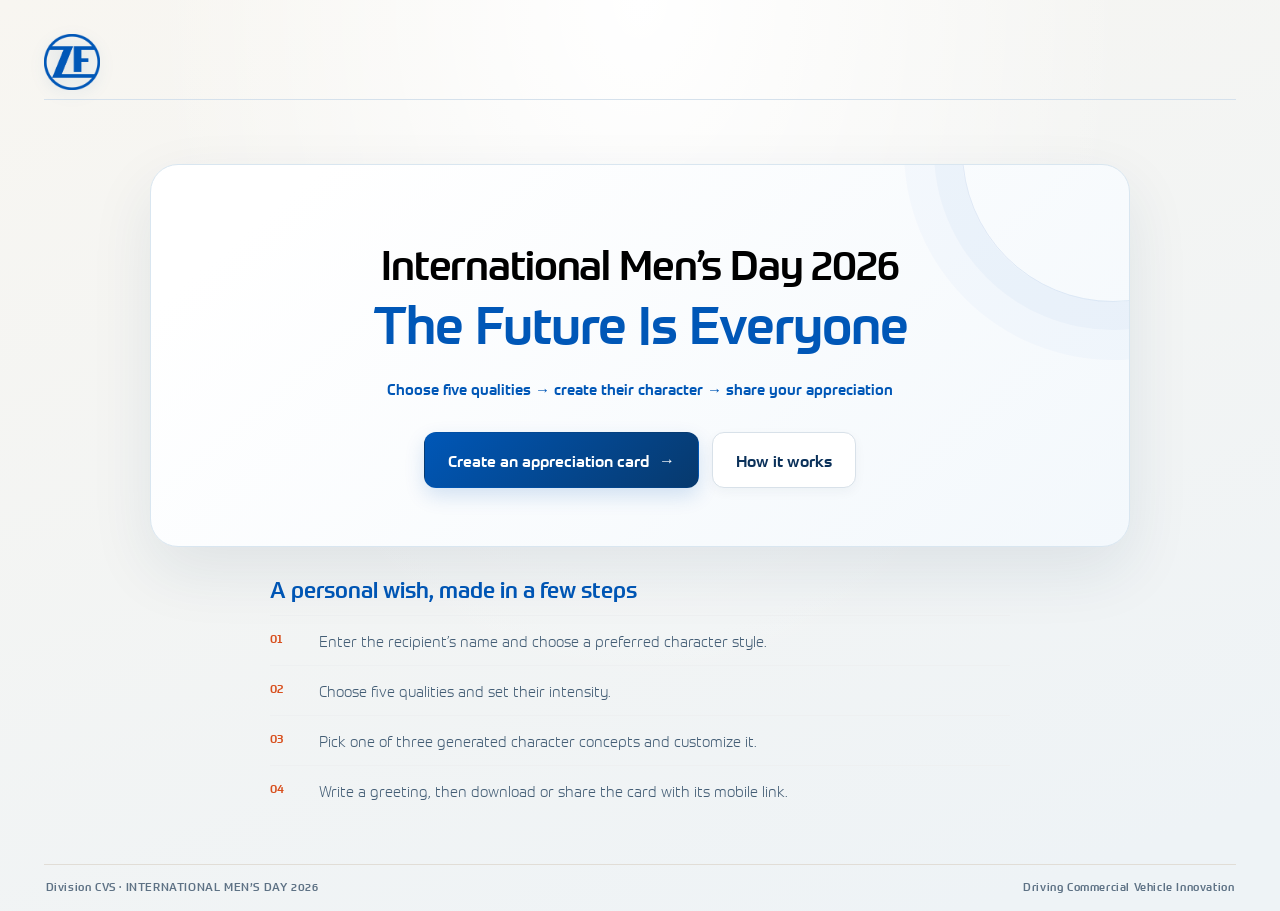
<file: index.html>
<!doctype html>
<html lang="en">
<head>
  <meta name="referrer" content="no-referrer">
  <meta http-equiv="Content-Security-Policy" content="default-src 'self'; script-src 'self'; style-src 'self' 'unsafe-inline'; img-src 'self' data: blob:; font-src 'self'; connect-src 'none'; object-src 'none'; base-uri 'self'; form-action 'none'; frame-src 'none'; worker-src 'self' blob:">
  <meta charset="utf-8">
  <meta name="viewport" content="width=device-width, initial-scale=1">
  <meta name="theme-color" content="#f4f1eb">
  <meta name="description" content="Celebrate inclusion with a personalized appreciation card for anyone, as part of International Men’s Day 2026.">
  <title>International Men’s Day 2026</title>

  <!-- ZF PROMETO MEDIUM AND LIGHT -->
  <link rel="stylesheet" href="./src/brand-fonts.css">

  <style>
    :root {
      font-family: 'ZF Prometo', Arial, sans-serif;
      font-weight: 300;
      color: #172d47;
      background: #f4f1eb;
      font-synthesis: none;
      text-rendering: optimizeLegibility;

      --navy: #0b315a;
      --blue: #0057b7;
      --muted: #62748a;
      --line: #e1ddd6;
      --cream: #f4f1eb;
    }

    * {
      box-sizing: border-box;
    }

    body {
      margin: 0;
      min-height: 100vh;
      background:
        radial-gradient(
          ellipse at 50% 0,
          #fff 0,
          transparent 54%
        ),
        linear-gradient(
          160deg,
          #f8f6f1,
          #eef3f6 92%
        );
    }

    /* MAIN PAGE CONTAINER */

    .shell {
      max-width: 1280px;
      margin: 0 auto;
      padding: 24px clamp(16px, 3.4vw, 48px) 18px;
    }

    /* HEADER */

    .top {
      height: 76px;
      display: flex;
      align-items: center;
      justify-content: flex-start;
      border-bottom: 1px solid #d5e1ec;
    }

    .mark {
      width: 56px;
      height: 56px;
      object-fit: contain;
      filter: drop-shadow(0 4px 7px #0a4d9120);
    }

    main {
      padding: clamp(35px, 5vw, 64px) 0 48px;
    }

    /* HERO SECTION */

    .hero {
      position: relative;
      isolation: isolate;
      max-width: 980px;
      margin: 0 auto;
      padding: clamp(28px, 5vw, 58px);
      border: 1px solid #d9e6f0;
      border-radius: 28px;
      background: linear-gradient(
        140deg,
        #fff 12%,
        #f3f8fc 100%
      );
      box-shadow: 0 24px 64px rgba(17, 56, 91, .09);
      overflow: hidden;
      text-align: center;
    }

    .hero::after {
      content: "";
      position: absolute;
      z-index: -1;
      width: 300px;
      height: 300px;
      right: -135px;
      top: -165px;
      border: 1px solid #0057b71c;
      border-radius: 50%;
      box-shadow:
        0 0 0 28px #0057b708,
        0 0 0 58px #0057b706;
    }

    /* =======================================
       INTERNATIONAL MEN'S DAY HEADING
       ZF PROMETO MEDIUM
       CHANGE FONT SIZE HERE
       ======================================= */

    .hero h1 {
      margin: 17px 0 7px;
      font-family: 'ZF Prometo', Arial, sans-serif;
      font-size: clamp(28px, 3.55vw, 41px);
      font-weight: 500;
      letter-spacing: -1.15px;
      line-height: 1.13;
      color: #000000;
      text-wrap: balance;
    }

    /* =======================================
       THE FUTURE IS EVERYONE
       ZF PROMETO LIGHT
       CHANGE FONT SIZE HERE
       ======================================= */

    .tagline {
      margin: 0 0 24px;
      font-family: 'ZF Prometo', Arial, sans-serif;
      font-size: clamp(35px, 4.6vw, 52px);
      font-weight: 500;
      letter-spacing: -1px;
      line-height: 1.14;
      color: #0057b7;
      text-wrap: balance;
    }

    /* SUPPORTING TEXT */

    .hero-copy {
      max-width: 760px;
      margin: 0 auto;
      color: #0057b7;
      font-size: 22px;
      font-weight: 300;
      line-height: 1.65;
    }

    .steps-inline {
      margin: 17px auto 0;
      color: #0057b7;
      font-size: 15px;
      font-weight: 500;
      line-height: 1.6;
    }

    /* CTA BUTTONS */

    .hero-actions {
      display: flex;
      justify-content: center;
      flex-wrap: wrap;
      gap: 13px;
      margin-top: 31px;
    }

    .cta {
      display: inline-flex;
      min-height: 56px;
      align-items: center;
      justify-content: center;
      gap: 10px;
      padding: 15px 23px;
      border: 1px solid transparent;
      border-radius: 12px;
      background: linear-gradient(
        135deg,
        #0057b7,
        #07396d
      );
      box-shadow: 0 8px 20px #0057b729;
      color: #fff;
      text-decoration: none;
      font-family: 'ZF Prometo', Arial, sans-serif;
      font-size: 16px;
      font-weight: 500;
      transition:
        transform .15s,
        box-shadow .15s;
    }

    .cta:hover {
      transform: translateY(-1px);
      box-shadow: 0 11px 25px #0057b738;
    }

    .cta.secondary {
      border-color: #d8e1e9;
      background: #fff;
      color: var(--navy);
      box-shadow: 0 4px 12px #102b4a0b;
    }

    .cta.secondary:hover {
      background: #f8fbff;
    }

    /* HOW IT WORKS */

    .content-grid {
      display: grid;
      grid-template-columns: minmax(0, 1fr);
      gap: 20px;
      max-width: 740px;
      margin: 28px auto 0;
    }

    .journey {
      color: var(--navy);
    }

    .journey h2 {
      margin: 0 0 12px;
      color: #0057b7;
      font-family: 'ZF Prometo', Arial, sans-serif;
      font-size: 22px;
      font-weight: 500;
    }

    .journey ol {
      list-style: none;
      counter-reset: step;
      padding: 0;
      margin: 0;
    }

    .journey li {
      counter-increment: step;
      display: grid;
      grid-template-columns: 38px 1fr;
      align-items: start;
      gap: 11px;
      padding: 13px 0;
      border-top: 1px solid #eef0f1;
      color: #435d75;
      font-size: 15px;
      font-weight: 300;
      line-height: 1.55;
    }

    .journey li::before {
      content: counter(step, decimal-leading-zero);
      padding-top: 1px;
      color: #d84f1d;
      font-size: 12px;
      font-weight: 500;
    }

    /* FOOTER */

    .footer {
      display: flex;
      justify-content: space-between;
      gap: 14px;
      padding: 15px 2px 0;
      border-top: 1px solid var(--line);
      color: #5e7285;
      font-size: 11px;
      font-weight: 500;
      letter-spacing: .6px;
    }

    .footer span:last-child {
      text-align: right;
    }

    /* =======================================
       MOBILE RESPONSIVE DESIGN
       CHANGE MOBILE FONT SIZES HERE
       ======================================= */

    @media (max-width: 680px) {
      .shell {
        padding: 12px 16px 16px;
      }

      .top {
        height: 64px;
      }

      .mark {
        width: 47px;
        height: 47px;
      }

      main {
        padding: 35px 0 32px;
      }

      .hero {
        padding: 28px 20px;
        border-radius: 20px;
      }

      /* MOBILE EVENT HEADING SIZE */
      .hero h1 {
        font-size: clamp(28px, 7vw, 36px);
        letter-spacing: -.8px;
      }

      /* MOBILE TAGLINE SIZE */
      .tagline {
        font-size: clamp(32px, 8.2vw, 40px);
        letter-spacing: -.65px;
      }

      .hero-copy {
        font-size: 16px;
      }

      .steps-inline {
        font-size: 13px;
        line-height: 1.7;
      }

      .hero-actions {
        margin-top: 22px;
      }

      .cta {
        width: 100%;
        max-width: 360px;
        min-height: 54px;
        font-size: 15px;
      }

      .content-grid {
        margin-top: 18px;
      }

      .journey h2 {
        font-size: 19px;
      }

      .journey li {
        font-size: 14px;
      }

      .footer {
        font-size: 9px;
        line-height: 1.5;
      }
    }

    @media (prefers-reduced-motion: reduce) {
      *,
      *::before,
      *::after {
        scroll-behavior: auto !important;
        transition: none !important;
      }
    }
  </style>
</head>

<body>
  <div class="shell">

    <!-- HEADER -->
    <header class="top">
      <img
        class="mark"
        src="./assets/brand/zf-logo-blue.png"
        alt="ZF logo"
      >
    </header>

    <main>

      <!-- HERO SECTION -->
      <section class="hero" aria-labelledby="event-title">

        <h1 id="event-title">
          International Men’s Day 2026
        </h1>

        <p class="tagline">
          The Future Is Everyone
        </p>

        <p class="steps-inline">
          Choose five qualities
          <span aria-hidden="true">→</span>
          create their character
          <span aria-hidden="true">→</span>
          share your appreciation
        </p>

        <!-- CTA BUTTONS -->
        <div class="hero-actions">

          <a
            class="cta"
            href="./block-figure.html"
          >
            Create an appreciation card
            <span aria-hidden="true">→</span>
          </a>

          <a
            class="cta secondary"
            href="#how-it-works"
          >
            How it works
          </a>

        </div>
      </section>

      <!-- HOW IT WORKS -->
      <section
        class="content-grid"
        id="how-it-works"
        aria-label="How to create and share a card"
      >

        <div class="journey">

          <h2>
            A personal wish, made in a few steps
          </h2>

          <ol>
            <li>
              Enter the recipient’s name and choose
              a preferred character style.
            </li>

            <li>
              Choose five qualities and set their intensity.
            </li>

            <li>
              Pick one of three generated character
              concepts and customize it.
            </li>

            <li>
              Write a greeting, then download or share
              the card with its mobile link.
            </li>
          </ol>

        </div>
      </section>

    </main>

    <!-- FOOTER -->
    <footer class="footer">
      <span>
        Division CVS · INTERNATIONAL MEN’S DAY 2026
      </span>

      <span>
        Driving Commercial Vehicle Innovation
      </span>
    </footer>

  </div>
</body>
</html>
</file>
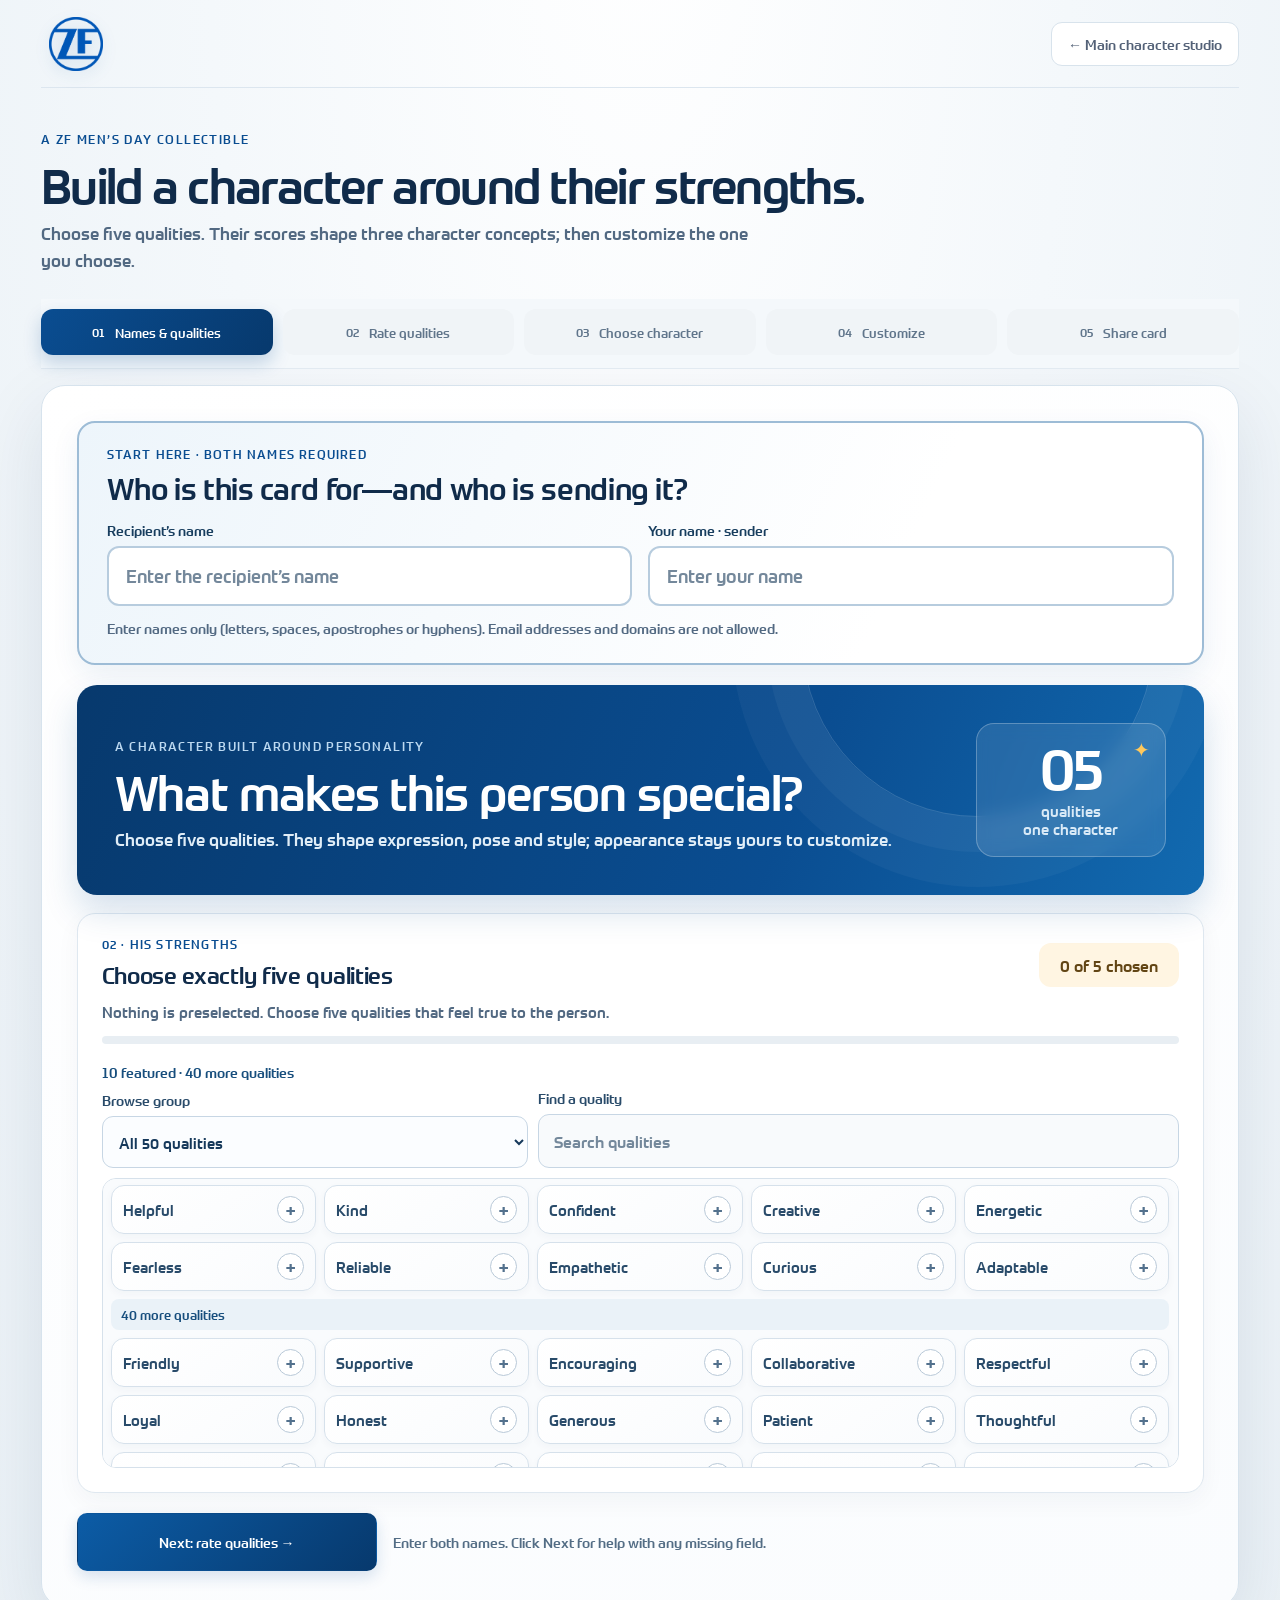
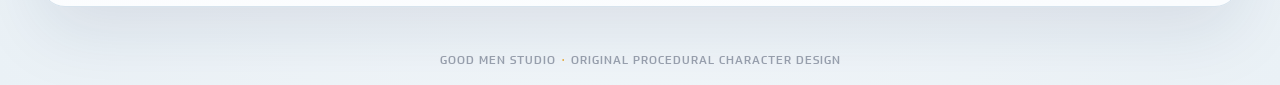
<file: block-figure.html>
<!doctype html>
<html lang="en">
<head>
  <meta name="referrer" content="no-referrer">
  <meta http-equiv="Content-Security-Policy" content="default-src 'self'; script-src 'self'; style-src 'self' 'unsafe-inline'; img-src 'self' data: blob:; font-src 'self'; connect-src 'none'; object-src 'none'; base-uri 'self'; form-action 'none'; frame-src 'none'; worker-src 'self' blob:">
  <meta charset="utf-8">
  <meta name="viewport" content="width=device-width, initial-scale=1">
  <meta name="theme-color" content="#f4f1eb">
  <title>Block Figure Studio · Good Men Studio</title>
  <link rel="stylesheet" href="./src/brand-fonts.css">
  <link rel="stylesheet" href="./src/block-figure.css">

  <style>
    /* V22 Outlook share wizard: override the previous 130px icon/sidebar grid. */
    #share-dialog.share-modern { width:min(620px,calc(100% - 24px)); max-width:620px; max-height:min(88dvh,760px); padding:30px; }
    #share-dialog.share-modern .share-dialog-heading { margin-bottom:21px; }
    #share-dialog.share-modern .share-primary-panel {
      display:block; width:100%; min-width:0; padding:26px 28px;
      background:linear-gradient(145deg,#f1f8ff 0%,#eaf3fc 100%);
    }
    #share-dialog.share-modern .share-primary-details {display:block; width:100%; max-width:none; min-width:0; }
    #share-dialog.share-modern .share-wizard-progress {display:grid;grid-template-columns:1fr 1fr;gap:16px;margin:0 0 28px;}
    #share-dialog.share-modern .share-wizard-progress-item {min-width:0;}
    #share-dialog.share-modern .share-wizard-progress-track {height:5px;border-radius:99px;background:#b9c5d0;overflow:hidden;}
    #share-dialog.share-modern .share-wizard-progress-item:first-child .share-wizard-progress-track,
    #share-dialog.share-modern #share-wizard-second-progress.is-complete {background:#0a4d91;}
    #share-dialog.share-modern .share-wizard-progress-label {display:block;margin-top:9px;color:#355574;font-size:13px;font-weight:500;line-height:1.3;}
    #share-dialog.share-modern .share-wizard-step {width:100%;min-width:0;}
    #share-dialog.share-modern .share-wizard-step[hidden] {display:none !important;}
    #share-dialog.share-modern .share-wizard-step h3 {margin:0 0 9px;font-size:clamp(24px,4vw,29px);line-height:1.15;}
    #share-dialog.share-modern .share-wizard-step > p {margin:0 0 16px;max-width:100%;font-size:15px;line-height:1.5;}
    #share-dialog.share-modern .share-wizard-main-cta {
      display:flex;justify-content:center;align-items:center;width:100%;min-height:55px;
      margin:18px 0 0;padding:13px 20px;white-space:normal;overflow-wrap:normal;
      border-radius:12px;font-size:17px;line-height:1.3;text-align:center;
    }
    #share-dialog.share-modern .share-wizard-secondary-cta {display:block;margin:10px auto 0;padding:10px 16px;max-width:100%;}
    #share-dialog.share-modern .share-status-note {min-height:0;background:transparent;border:0;padding:0;margin:13px 0 0;color:#355574;font-size:13px;font-weight:400;line-height:1.4;overflow-wrap:anywhere;}
    #share-dialog.share-modern .share-status-note:empty {display:none;}
    #share-dialog.share-modern .share-wizard-hint {margin:16px 0 0;padding:12px 14px;background:#fff;border:1px solid #c6d9ea;border-radius:10px;color:#24486b;font-size:14px;line-height:1.45;}
    #share-dialog.share-modern .share-wizard-hint strong {font-weight:600;}
    @media(max-width:600px) {
      #share-dialog.share-modern {padding:21px 17px;max-height:92dvh;}
      #share-dialog.share-modern .share-primary-panel {padding:21px 18px;}
      #share-dialog.share-modern .share-wizard-progress {gap:12px;margin-bottom:22px;}
      #share-dialog.share-modern .share-wizard-progress-label {font-size:12px;}
      #share-dialog.share-modern .share-wizard-main-cta {font-size:15px;padding:13px 12px;}
    }
  </style>
</head>
<body>
  <main class="studio-shell">
    <header class="studio-header" id="studio-header">
      <a class="brand" href="./index.html" aria-label="Good Men Studio home"><img class="brand-mark" src="./assets/brand/zf-logo-blue.png" alt="ZF logo"></a>
      <a class="back-link" href="./index.html">← Main character studio</a>
    </header>

    <section class="page-intro" id="page-intro">
      <div>
        <p class="eyebrow">A ZF MEN’S DAY COLLECTIBLE</p>
        <h1>Build a character around their strengths.</h1>
        <p>Choose five qualities. Their scores shape three character concepts; then customize the one you choose.</p>
      </div>
      <div class="intro-actions" id="studio-actions" hidden>
        <button class="button secondary" id="choose-another" type="button">Choose another concept</button><button class="button secondary" id="undo" type="button" disabled>Undo</button><button class="button secondary" id="redo" type="button" disabled>Redo</button><button class="button secondary" id="randomize" type="button">Randomize ↻</button><button class="button secondary" id="reset" type="button">Reset edits</button><button class="button primary" id="restore-original" type="button">Restore original</button>
      </div>
    </section>

    <section class="mobile-share-view panel" id="mobile-share-view" aria-labelledby="mobile-share-title" hidden>
      <div class="mobile-share-brand"><img src="./assets/brand/zf-logo-blue.png" alt="ZF"><span><strong id="mobile-share-title">International Men’s Day 2026</strong><small>The Future Is Everyone.</small></span></div>
      <p class="mobile-share-intro" id="mobile-share-intro">A character card made with appreciation.</p>
      <div class="mobile-share-card"><canvas id="mobile-card-preview" width="1080" height="1512" aria-label="Personalized ZF International Men’s Day card"></canvas></div>
      <p class="mobile-share-note" id="mobile-share-note">The card data is carried in this link. It is not uploaded to a third party.</p>
      <div class="mobile-share-actions"><button class="button primary" id="mobile-download-card" type="button" disabled>Download Image</button><button class="button secondary" id="mobile-share-card" type="button" disabled>Share card</button><button class="button secondary" id="mobile-copy-share-link" type="button">Copy card link ↗</button><button class="button secondary" id="create-for-others" type="button">Create a card for someone else</button></div>
    </section>

    <div class="flow-steps" id="creation-progress" aria-label="Character creation steps"><span class="current" aria-current="step">01 <b>Names & qualities</b></span><span>02 <b>Rate qualities</b></span><span>03 <b>Choose character</b></span><span>04 <b>Customize</b></span><span>05 <b>Share card</b></span></div>
    <section class="personality-gate panel" id="personality-gate" aria-labelledby="profile-title">
      <div id="profile-step">
        <section class="recipient-card" aria-labelledby="recipient-heading">
          <span class="form-step">START HERE · BOTH NAMES REQUIRED</span><h2 id="recipient-heading">Who is this card for—and who is sending it?</h2>
          <div class="name-input-grid"><div class="name-field"><label class="field-label" for="recipient-input">Recipient’s name</label><input class="text-input recipient-field" id="recipient-input" maxlength="50" placeholder="Enter the recipient’s name" autocomplete="off" aria-describedby="recipient-name-warning"><small class="name-validation-message" id="recipient-name-warning" aria-live="polite"></small></div>
          <div class="name-field"><label class="field-label" for="sender-input">Your name · sender</label><input class="text-input recipient-field" id="sender-input" maxlength="50" placeholder="Enter your name" autocomplete="name" aria-describedby="sender-name-warning"><small class="name-validation-message" id="sender-name-warning" aria-live="polite"></small></div></div>
          <p class="field-hint">Enter names only (letters, spaces, apostrophes or hyphens). Email addresses and domains are not allowed.</p>
        </section>
        <div class="profile-hero">
          <div><p class="eyebrow">A CHARACTER BUILT AROUND PERSONALITY</p><h2 id="profile-title">What makes this person special?</h2>
          <p class="gate-copy">Choose five qualities. They shape expression, pose and style; appearance stays yours to customize.</p></div>
          <div class="quality-emblem" aria-hidden="true"><strong>05</strong><span>qualities<br>one character</span><i>✦</i></div>
        </div>
        <div class="profile-entry-grid">
          <section class="quality-card-panel" aria-labelledby="quality-heading">
            <div class="quality-panel-heading"><div><span class="form-step">02 · HIS STRENGTHS</span><h3 id="quality-heading">Choose exactly five qualities</h3></div><span class="quality-count" id="quality-count" aria-live="polite">0 of 5 chosen</span></div>
            <p class="quality-instruction" id="quality-helper" aria-live="polite">Nothing is preselected. Choose five qualities that feel true to the person.</p>
            <div class="quality-progress" id="quality-progress" role="progressbar" aria-label="Selected qualities" aria-valuemin="0" aria-valuemax="5" aria-valuenow="0"><span id="quality-progress-fill"></span></div>
            <p class="trait-catalogue-label" id="featured-trait-label" aria-live="polite">10 featured · 40 more qualities</p>
            <div class="quality-tools">
              <div><label class="quality-search-label" for="trait-category">Browse group</label><select class="quality-category" id="trait-category" aria-label="Filter qualities by group"><option value="all">All 50 qualities</option><option value="care">Care &amp; connection</option><option value="character">Confidence &amp; character</option><option value="creativity">Creativity &amp; curiosity</option><option value="energy">Energy &amp; initiative</option><option value="joy">Joy &amp; humour</option></select></div>
              <div><label class="quality-search-label" for="trait-search">Find a quality</label><input class="quality-search" id="trait-search" type="search" placeholder="Search qualities" autocomplete="off"></div>
            </div>
            <div class="trait-selector" id="trait-selector" role="group" aria-label="Choose five personality qualities"></div>
            <p class="trait-empty-state" id="trait-empty-state" hidden>No matching qualities. Try a different search.</p>
          </section>
        </div>
        <p class="form-error" id="profile-error" role="status" aria-live="polite"></p>
        <div class="gate-actions"><button class="button primary gate-generate" id="continue-to-scores" type="button" disabled>Next: rate qualities <span aria-hidden="true">→</span></button><span class="gate-note" id="profile-ready-note">Enter both names and choose five qualities. Click Next for guidance.</span></div>
      </div>
      <div id="score-step" hidden>
        <div class="results-heading"><div><p class="eyebrow">STEP 02 · PERSONALIZE THE PROFILE</p><h2>Adjust the scores that matter.</h2><p class="gate-copy">Try all five sliders to shape the character. Every slider starts at 50, and you can return any score to 50.</p></div><span class="score-range-badge" id="score-progress-label">0 of 5 adjusted</span></div>
        <section class="score-panel" aria-labelledby="score-heading">
          <div class="score-heading"><div><span class="form-step">RATE EACH QUALITY</span><h3 id="score-heading">How strongly does each quality show?</h3><p>Drag, tap, or use arrow keys to try each of the five sliders before continuing. Move any slider back to 50 if you prefer.</p></div><span class="score-range-badge">0 <i>—</i> 100</span></div>
          <p class="score-empty" id="score-empty" hidden></p><div class="score-list" id="score-list"></div>
          <section class="hero-unlock-card is-locked" id="hero-unlock-card" aria-live="polite" aria-atomic="true">
            <span class="hero-unlock-icon" id="hero-unlock-icon" aria-hidden="true">🔒</span><div><p class="eyebrow">SUPERPOWER CHARACTERS</p><h3 id="hero-unlock-title">A superpower look is waiting</h3><p id="hero-unlock-message">Rate any two selected qualities 80 or higher to unlock superpower characters.</p><p class="hero-qualifying-count" id="hero-qualifying-count">0 qualifying qualities · 2 needed</p></div>
          </section>
          <p class="hero-preservation-note" id="hero-preservation-note" role="status" hidden></p>
        </section>
        <div class="gate-actions score-actions"><button class="button secondary" id="back-to-qualities" type="button">← Back</button><button class="button primary gate-generate" id="generate-characters" type="button" disabled>Create character options <span aria-hidden="true">→</span></button><span class="gate-note" id="score-ready-note">Try all five sliders to continue. You can move any slider back to 50.</span></div>
      </div>
      <div id="variation-step" hidden>
        <div class="results-heading"><div><p class="eyebrow" id="variation-eyebrow">SAME PROFILE · THREE VISUAL INTERPRETATIONS</p><h2 id="variation-title">Choose a starting character.</h2><p class="gate-copy" id="profile-summary"></p></div><div class="variation-heading-actions"><button class="button secondary" id="show-other-gallery" type="button" hidden>Browse standard characters</button><button class="button secondary" id="edit-profile" type="button">Edit qualities & scores</button></div></div>
        <div class="variation-grid" id="variation-grid"></div>
        <div class="gate-actions"><button class="button secondary" id="regenerate-characters" type="button">Regenerate 3 variations ↻</button><span class="gate-note">His five qualities and scores stay the same.</span></div>
        <section class="hero-variation-section" id="hero-variation-section" hidden>
          <div class="hero-variation-grid" id="hero-variation-grid"></div>
        </section>
      </div>
    </section>

    <div class="studio-grid" id="studio-grid" hidden>
      <section class="stage-column" aria-label="Character preview">
        <div class="stage-card">
          <div class="stage-toolbar"><div><span class="eyebrow">LIVE FIGURE PREVIEW</span><strong id="figure-name">Brightforge</strong></div><span class="mesh-indicator"><i></i> <span id="part-count">0</span> editable parts</span></div>
          <div class="canvas-frame" id="canvas-frame"><canvas id="figure-canvas" aria-label="Rendered 3D block figure, drag to rotate"></canvas><div class="canvas-caption"><span>↔ Drag to rotate</span><span id="pose-caption">WAVE HELLO</span></div></div>
          <div class="angle-tools" role="group" aria-label="Camera angle"><button type="button" data-angle="0">Front</button><button type="button" data-angle="0.42" class="active">3/4</button><button type="button" data-angle="1.57">Side</button><button type="button" data-angle="3.14">Back</button><button type="button" id="png-button" class="download-mini">Save PNG ↓</button></div>
          <div id="customization-spotlight" class="customization-spotlight" hidden aria-label="Optional character customization">
            <div class="customization-spotlight-copy"><strong>Try a different look</strong><span>Explore clothing, hairstyles, expressions and poses in the panel on the right. Completely optional.</span></div>
            <button type="button" id="explore-customization" class="button secondary">Explore customization →</button>
          </div>
          <div class="art-direction-note"><span>REFERENCE STYLE</span><p>Block-toy proportions, bold brows, expressive mouths and mix-and-match styling follow the latest character references.</p></div>
        </div>
        <div class="engine-row"><div class="engine-icon">▧</div><div><strong>Editable geometry</strong><span>Face, hair, beard, clothing, hands and accessories rebuild as separate parts.</span></div><button type="button" class="text-button" id="mesh-button">Export OBJ + MTL ↗</button></div>
        <button class="button primary full-button" id="continue-message" type="button">Review card & share →</button>
      </section>

      <aside class="panel control-panel" aria-label="Customize your character, right-side editing panel">
        <div id="customization-guide" class="customization-guide" hidden role="status"><strong>Try a few looks.</strong> Open a section below and change a hairstyle, outfit, pose or accessory. Your personality scores stay attached. You can undo or reset changes.</div>
        <div class="panel-heading"><div><span class="eyebrow">YOUR CHARACTER STUDIO</span><h2>Customize your character</h2><p class="studio-inspector-intro">Change any detail. Your preview updates instantly.</p></div><span class="live-tag"><i></i> Live</span></div>
        <details class="control-section" data-exclusive-accordion><summary><span class="section-number">01</span><span>Identity</span><span class="chevron">⌄</span></summary>
          <label class="field-label" for="name">Character name</label><input id="name" class="text-input" data-key="name" maxlength="40" value="Brightforge">
          <label class="field-label" for="tagline">Personality tagline</label><input id="tagline" class="text-input" data-key="tagline" maxlength="130" value="Shows up. Sparks ideas. Brings everyone forward.">
          <label class="field-label">Generated personality profile</label><div id="personality-summary" class="personality-summary">Five scored qualities are retained with this figure.</div><p class="control-note">The character identity and scores remain attached while you edit his appearance.</p>
        </details>

        <details class="control-section" data-exclusive-accordion><summary><span class="section-number">02</span><span>Face, beard & hair</span><span class="chevron">⌄</span></summary>
          <div class="field-pair"><div><label class="field-label" for="headShape">Face shape</label><select id="headShape" data-key="headShape"><option value="classic">Classic</option><option value="square">Square</option><option value="tall">Long oval</option><option value="wide">Wide</option><option value="round">Round</option><option value="oval">Oval</option><option value="heart">Heart</option><option value="diamond">Diamond</option></select></div><div><label class="field-label" for="jawline">Jawline</label><select id="jawline" data-key="jawline"><option value="soft">Soft</option><option value="defined" selected>Defined</option><option value="angular">Angular</option><option value="tapered">Tapered</option><option value="broad">Broad</option></select></div></div>
          <label class="field-label" for="expression">Expression</label><select id="expression" data-key="expression"><option value="smile">Warm smile</option><option value="grin">Big grin</option><option value="calm">Calm</option><option value="focused">Focused</option><option value="surprised">Surprised</option><option value="excited">Excited</option><option value="joyful">Joyful</option><option value="laughing">Laughing</option><option value="astonished">Astonished</option><option value="determined">Determined</option><option value="playful">Playful · one brow raised</option></select>
          <label class="field-label" for="mouthStyle">Mouth & smile shape</label><select id="mouthStyle" data-key="mouthStyle"><option value="auto">Match the expression</option><option value="closed">Closed mouth</option><option value="smile">Curved smile</option><option value="open">Open mouth</option><option value="grin">Toothy grin</option><option value="wide-grin">Wide grin</option><option value="laugh">Open laugh</option><option value="pursed">Pursed lips</option></select>
          <div class="field-pair"><div><label class="field-label" for="eyeShape">Eye shape</label><select id="eyeShape" data-key="eyeShape"><option value="classic">Classic</option><option value="round">Round</option><option value="narrow">Narrow</option><option value="wide">Wide</option></select></div><div><label class="field-label" for="browStyle">Eyebrows</label><select id="browStyle" data-key="browStyle"><option value="natural">Natural</option><option value="bold">Bold</option><option value="raised">Raised</option><option value="angled">Angled</option></select></div></div>
          <label class="field-label" for="noseScale">Nose size <output id="noseScale-label">100%</output></label><input id="noseScale" data-key="noseScale" type="range" min="75" max="125" value="100">
          <label class="field-label" for="smileIntensity">Smile intensity <output id="smileIntensity-label">65%</output></label><input id="smileIntensity" data-key="smileIntensity" type="range" min="0" max="100" value="65"><label class="toggle-row"><input id="teethVisible" data-key="teethVisible" type="checkbox" checked><span>Show teeth in open smiles</span></label>
          <p class="control-note" id="teeth-rule-hint" aria-live="polite">Teeth enabled: only open-smile choices are available.</p><label class="field-label" for="teethStyle">Teeth</label><select id="teethStyle" data-key="teethStyle"><option value="individual">Individual front teeth</option><option value="even">Even tooth band</option><option value="small">Subtle small teeth</option><option value="gap">Natural small gap</option></select>
          <label class="field-label" for="age">Age <output id="age-label">34</output></label><input id="age" data-key="age" type="range" min="18" max="80" value="34"><div class="range-scale"><span>18</span><span>80</span></div>
          <label class="field-label" for="hairstyle">Hair style</label><select id="hairstyle" data-key="hairstyle"><option value="bald">Bald</option><option value="buzz">Buzz cut</option><option value="crop">Short crop</option><option value="quiff" selected>Swept quiff</option><option value="side-part">Side part</option><option value="fringe">Block fringe</option><option value="spiky">Spiky</option><option value="curls">Natural curls</option><option value="afro">Rounded curls</option><option value="locs">Locs</option><option value="long">Long sides</option><option value="fade">High fade</option><option value="mullet">Modern mullet · volume at back</option><option value="flowing">Flowing sides & front</option></select>
          <div class="field-pair color-pair"><div><label class="field-label" for="hairColor">Hair colour</label><input id="hairColor" data-key="hairColor" type="color" value="#252A37"></div><div><label class="field-label" for="eyeColor">Eye colour</label><input id="eyeColor" data-key="eyeColor" type="color" value="#31566B"></div></div>
          <div class="field-pair"><div><label class="field-label" for="beard">Beard style</label><select id="beard" data-key="beard"><option value="none">Clean shaven</option><option value="light-stubble">Light stubble</option><option value="stubble">Heavy stubble</option><option value="short" selected>Short beard</option><option value="full">Full beard</option><option value="goatee">Goatee</option><option value="anchor">Anchor beard</option><option value="soul-patch">Soul patch</option><option value="chinstrap">Chin strap</option><option value="sideburns">Sideburns</option></select></div><div><label class="field-label" for="moustache">Moustache</label><select id="moustache" data-key="moustache"><option value="none">None</option><option value="pencil">Pencil</option><option value="classic">Classic</option><option value="chevron">Chevron</option><option value="handlebar">Handlebar</option><option value="walrus">Walrus</option><option value="horseshoe">Horseshoe</option></select></div></div>
          <p class="control-note">Beard and moustache are separate controls. Beard geometry stays below the mouth; moustache shapes sit above the lip.</p>
          <label class="field-label">Skin tone</label><div class="skin-swatches" role="group" aria-label="Skin tone presets">
            <button type="button" class="skin-swatch" data-skin="#F2D2BA" style="--swatch:#F2D2BA" aria-label="Light skin tone"></button><button type="button" class="skin-swatch" data-skin="#E5B997" style="--swatch:#E5B997" aria-label="Warm light skin tone"></button><button type="button" class="skin-swatch" data-skin="#D69B75" style="--swatch:#D69B75" aria-label="Tan skin tone"></button><button type="button" class="skin-swatch active" data-skin="#B97855" style="--swatch:#B97855" aria-label="Medium brown skin tone"></button><button type="button" class="skin-swatch" data-skin="#905B43" style="--swatch:#905B43" aria-label="Deep brown skin tone"></button><button type="button" class="skin-swatch" data-skin="#603B2D" style="--swatch:#603B2D" aria-label="Very deep skin tone"></button>
          </div><label class="field-label" for="skin">Custom skin colour</label><input id="skin" data-key="skin" type="color" value="#B97855">
        </details>

        <details class="control-section" data-exclusive-accordion><summary><span class="section-number">03</span><span>Body & proportions</span><span class="chevron">⌄</span></summary>
          <label class="field-label" for="build">Body build</label><select id="build" data-key="build"><option value="lean">Lean</option><option value="average">Average</option><option value="athletic" selected>Athletic</option><option value="broad">Broad</option><option value="stocky">Stocky</option></select>
          <label class="field-label" for="belly">Belly <output id="belly-label">0%</output></label><input id="belly" data-key="belly" type="range" min="0" max="60" value="0">
          <label class="field-label" for="height">Height <output id="height-label">182 cm</output></label><input id="height" data-key="height" type="range" min="160" max="205" value="182"><div class="range-scale"><span>160 cm</span><span>205 cm</span></div>
          <label class="field-label" for="headSize">Head size <output id="headSize-label">100%</output></label><input id="headSize" data-key="headSize" type="range" min="82" max="122" value="100">
          <label class="field-label" for="shoulders">Shoulder width <output id="shoulders-label">100%</output></label><input id="shoulders" data-key="shoulders" type="range" min="82" max="122" value="100">
          <label class="field-label" for="legRatio">Leg proportion <output id="legRatio-label">100%</output></label><input id="legRatio" data-key="legRatio" type="range" min="85" max="115" value="100">
          <label class="field-label" for="armLength">Arm length <output id="armLength-label">100%</output></label><input id="armLength" data-key="armLength" type="range" min="80" max="120" value="100">
          <label class="field-label" for="armMuscle">Arm muscle <output id="armMuscle-label">100%</output></label><input id="armMuscle" data-key="armMuscle" type="range" min="70" max="130" value="100">
          <label class="field-label" for="legMuscle">Leg muscle <output id="legMuscle-label">100%</output></label><input id="legMuscle" data-key="legMuscle" type="range" min="70" max="130" value="100">
          <label class="field-label" for="handSize">Hand size <output id="handSize-label">100%</output></label><input id="handSize" data-key="handSize" type="range" min="80" max="125" value="100">
        </details>

        <details class="control-section" data-exclusive-accordion><summary><span class="section-number">04</span><span>Clothing</span><span class="chevron">⌄</span></summary>
          <label class="field-label" for="outfit">Top style</label><select id="outfit" data-key="outfit"><option value="tee">T-shirt</option><option value="overshirt" selected>Layered overshirt</option><option value="casual-shirt">Casual button-down</option><option value="sweater">Crew-neck sweater</option><option value="cardigan">Open cardigan</option><option value="denim-jacket">Denim jacket</option><option value="zip-jacket">Zip jacket</option><option value="hoodie">Hoodie</option><option value="bomber">Bomber jacket</option><option value="blazer">Smart blazer</option><option value="utility">Utility vest</option><option value="jersey">Team jersey</option><option value="zf-polo-white">ZF polo — white · blue chest logo</option><option value="zf-polo-navy">ZF polo — navy · white chest logo</option><option value="traditional-kurta">Traditional kurta</option></select>
          <p class="control-note" id="outfit-preset-note">Choose a top style above. For a complete coordinated look, select a curated combination below; it will update the top and matching accessories.</p>
          <label class="field-label" for="outfit-preset">Curated outfit combination</label><select id="outfit-preset" data-look-preset><option value="">Choose a coordinated look</option><option value="zf-white">ZF white polo · casual sling</option><option value="zf-navy">ZF navy polo · smart commute</option><option value="office-smart">Office smart</option><option value="weekend-denim">Weekend denim</option><option value="creative-layer">Creative layers</option></select>
          <p class="control-note">The official logo is fixed on the left chest: blue on the white polo and white on the navy polo.</p>
          <div class="field-pair color-pair"><div><label class="field-label" for="topColor">Main colour</label><input id="topColor" data-key="topColor" type="color" value="#176A76"><small id="top-color-note" class="control-note">Choose a fabric colour.</small></div><div><label class="field-label" for="accentColor">Accent colour</label><input id="accentColor" data-key="accentColor" type="color" value="#F17B63"></div></div>
          <label class="field-label" for="bottoms">Bottoms</label><select id="bottoms" data-key="bottoms"><option value="jeans">Denim jeans</option><option value="cargo" selected>Cargo trousers</option><option value="chinos">Chinos</option><option value="formal-trousers">Formal trousers</option><option value="joggers">Joggers</option><option value="track-pants">Track pants</option><option value="shorts">Shorts</option></select>
          <div class="field-pair color-pair"><div><label class="field-label" for="pantsColor">Trousers</label><input id="pantsColor" data-key="pantsColor" type="color" value="#263D54"></div><div><label class="field-label" for="footwear">Shoes</label><select id="footwear" data-key="footwear"><option value="sneaker">Sneakers</option><option value="high-top" selected>High-tops</option><option value="boot">Boots</option><option value="loafer">Loafers</option><option value="dress-shoe">Dress shoes</option></select></div></div>
          <label class="field-label" for="shoeColor">Shoe colour</label><input id="shoeColor" data-key="shoeColor" type="color" value="#F2EEE5">
        </details>

        <details class="control-section" data-exclusive-accordion><summary><span class="section-number">05</span><span>Pose & hands</span><span class="chevron">⌄</span></summary>
          <label class="field-label" for="pose">Standing pose & gesture</label><select id="pose" data-key="pose"><option value="idle">Easy stance</option><option value="wave" selected>Wave hello</option><option value="both-wave">Both hands wave</option><option value="thumbs-up">Thumbs-up</option><option value="hand-over-heart">Hand over heart</option><option value="hands-on-hips">Hands on hips</option><option value="pointing">Pointing gesture</option><option value="peace">Peace sign</option><option value="flex">Flex</option><option value="victory">Victory</option><option value="welcome">Open welcome</option><option value="wide-stance">Wide stance</option><option value="relaxed-lean">Relaxed one-leg stance</option><option value="dance">Celebrate</option></select>
          <label class="field-label" for="handStyle">Hand shape</label><select id="handStyle" data-key="handStyle"><option value="open" selected>Open fingers</option><option value="fist">Fist</option><option value="thumbs-up">Thumbs up</option><option value="peace">Peace fingers</option><option value="point">Pointing finger</option><option value="mitten">Simple block hand</option></select>
          <p class="control-note">Pose changes the arm and hand geometry. Drag the figure to turn the character around.</p>
        </details>

        <details class="control-section" data-exclusive-accordion><summary><span class="section-number">06</span><span>Accessories</span><span class="chevron">⌄</span></summary>
          <div class="toggle-grid"><label><input id="glasses" data-key="glasses" type="checkbox"><span>Spectacles</span></label><label><input id="cap" data-key="cap" type="checkbox"><span>Baseball cap</span></label><label><input id="watch" data-key="watch" type="checkbox" checked><span>Watch</span></label></div>
          <label class="field-label" for="sunglassesStyle">Sunglasses</label><select id="sunglassesStyle" data-key="sunglassesStyle"><option value="none">None</option><option value="wayfarer">Wayfarer</option><option value="aviator">Aviator</option><option value="round">Round frame</option><option value="sport">Sport wrap</option><option value="oversized">Oversized</option></select>
          <label class="field-label" for="headphonesStyle">Headphones</label><select id="headphonesStyle" data-key="headphonesStyle"><option value="none">None</option><option value="studio">Studio over-ear</option><option value="wireless">Wireless over-ear</option><option value="sport">Sport earbuds</option><option value="neckband">Neckband</option></select>
          <label class="field-label" for="bagStyle">Shoulder bag & carry</label><select id="bagStyle" data-key="bagStyle"><option value="none">None</option><option value="backpack">Backpack with two straps</option><option value="shoulder-bag">Shoulder messenger bag</option><option value="sling-bag">Crossbody sling bag</option></select>
          <label class="field-label" for="headwearStyle">Other headwear</label><select id="headwearStyle" data-key="headwearStyle"><option value="none">None</option><option value="beanie">Beanie</option><option value="brimmed-hat">Brimmed hat</option></select>
          <label class="field-label" for="frameColor">Glasses frame</label><input id="frameColor" data-key="frameColor" type="color" value="#27344A">
          <label class="field-label" for="background">Stage colour</label><input id="background" data-key="background" type="color" value="#F4F1EB">
        </details>
        <details class="control-section hero-gear-controls" id="hero-gear-controls" data-exclusive-accordion hidden><summary><span class="section-number">07</span><span>Superpower styling</span><span class="chevron">⌄</span></summary>
          <p class="control-note">Choose a power-character style, then personalize the face, hair, suit, eye-safe mask, shoulder cape and boots.</p>
          <label class="field-label" for="heroIdentity">Power identity</label><select id="heroIdentity"><option value="">Current identity</option></select>
          <label class="field-label" for="heroLookPreset">Power suit style</label><select id="heroLookPreset" data-key="heroLookPreset"><option value="shield-guardian">Shield guardian</option><option value="armored-tech">Armoured tech suit</option><option value="radiant-hero">Radiant suit</option><option value="thunder-guardian">Thunder suit</option><option value="web-pattern">Web-pattern suit</option><option value="shadow-cowl">Shadow cowl suit</option><option value="formal-coat">Formal coat</option></select>
          <label class="field-label">Secret superpower · choose a line</label><div id="hero-power-options" class="hero-power-options" role="group" aria-label="Choose one of three secret superpowers"></div>
          <label class="field-label" for="heroPower">Edit secret superpower</label><textarea id="heroPower" class="text-input" data-key="heroPower" maxlength="250" rows="3"></textarea>
          <label class="field-label" for="heroSuitStyle">Suit design</label><select id="heroSuitStyle" data-key="heroSuitStyle"><option value="classic">Classic panelled suit</option><option value="armored">Armoured chest and shoulders</option><option value="tech">Futuristic tech suit</option><option value="formal-coat">Formal coat hero</option></select>
          <label class="field-label" for="heroCapeStyle">Cape style</label><select id="heroCapeStyle" data-key="heroCapeStyle"><option value="none">No cape</option><option value="short">Short cape</option><option value="long">Long cape</option><option value="split">Split cape</option><option value="flight">Flying shoulder cape</option></select>
          <label class="field-label" for="heroCapeColor">Cape colour</label><input id="heroCapeColor" data-key="heroCapeColor" type="color" value="#D94C48">
          <label class="field-label" for="heroEmblem">Suit emblem</label><select id="heroEmblem" data-key="heroEmblem"><option value="star">Star</option><option value="shield">Shield</option><option value="bolt">Lightning bolt</option><option value="gear">Gear</option><option value="heart">Heart</option><option value="sun">Sunburst</option><option value="none">No emblem</option></select>
          <label class="field-label" for="heroEyeMaskStyle">Eye-safe power mask or helmet</label><select id="heroEyeMaskStyle" data-key="heroEyeMaskStyle"><option value="none">None</option><option value="eye-frame">Open eye frame</option><option value="shield-frame">Shield guardian frame</option><option value="armored-eyeport">Armoured helmet with eye ports</option><option value="tech-visor">Tech visor with open eyes</option><option value="radiant-band">Radiant power band</option><option value="thunder-crest">Thunder crest helmet</option><option value="web-frame">Web-pattern eye frame</option><option value="shadow-cowl">Shadow cowl frame</option></select>
          <label class="field-label" for="heroMaskColor">Mask colour</label><input id="heroMaskColor" data-key="heroMaskColor" type="color" value="#F2B34C">
          <p class="control-note">Original hero-inspired designs keep the eye area open. Choose a separate colour for the mask.</p>
          <label class="field-label" for="heroGloveStyle">Gloves</label><select id="heroGloveStyle" data-key="heroGloveStyle"><option value="none">No gloves</option><option value="cuff">Hero cuffs</option><option value="gauntlet">Armoured gauntlets</option></select>
          <label class="field-label" for="heroBootStyle">Power boots</label><select id="heroBootStyle" data-key="heroBootStyle"><option value="armored">Armoured toe boots</option><option value="tall">Tall guard boots</option><option value="speed">Speed boots</option><option value="none">No boot armour · formal shoes</option></select>
        </details>
        <details class="control-section" data-exclusive-accordion><summary><span class="section-number">08</span><span>Playing card design</span><span class="chevron">⌄</span></summary>
          <label class="field-label" for="cardScene">Vehicle in card background</label><select id="cardScene" data-key="cardScene"><option value="truck" selected>ZF truck · side view</option><option value="bus">ZF bus · side view</option></select>
          <p class="control-note">Choose one horizontal ZF bus or truck. The character stands on a separate forecourt area, clear of the vehicle. The wind turbine stays fixed while its blades rotate in the preview and GIF.</p>
          <label class="field-label" for="cardBackground">Card background</label><select id="cardBackground" data-key="cardBackground"><option value="renewable-hills" selected>Renewable hills</option><option value="city-skyline">City skyline</option><option value="coastal-highway">Coastal highway</option><option value="green-countryside">Green countryside</option><option value="logistics-hub">Logistics hub</option></select>
          <p class="control-note">The selected scene appears in both the PNG and GIF. The wind turbine remains in every scene and keeps rotating in the GIF.</p>
          <label class="field-label" for="animationDirection">Road movement direction</label><select id="animationDirection"><option value="left-to-right" selected>Road moves left</option><option value="right-to-left">Road moves right</option></select>
          <p class="control-note">Create a smooth loop with the original bus or truck artwork fixed in place while the asphalt texture and road markings move beneath it. The turbine blades keep turning.</p>
        </details>
      </aside>
    </div>

    <section class="delivery-page panel" id="share-panel" aria-label="Review and share the finished card" hidden>
      <div class="delivery-heading"><div><p class="eyebrow">STEP 05 · YOUR CARD IS READY</p><h2>Preview, download or share.</h2><p>Both names and the message are already on the card. Choose an output below.</p></div><button class="button secondary" id="back-to-customize" type="button">← Edit character</button></div>
      <div class="delivery-message-row"><div class="delivery-names"><span>FOR</span><strong id="share-recipient-display"></strong><span>FROM</span><strong id="share-sender-display"></strong></div><div class="delivery-message"><label class="field-label" for="greeting">Message on the card</label><textarea id="greeting" class="text-input greeting-input" data-key="greeting" maxlength="320">Happy International Men’s Day! Your courage, creativity and steady support make every day brighter.</textarea><div class="emoji-toolbar" role="group" aria-label="Add an emoji to your message"><span>Add an emoji</span><button type="button" data-emoji="💙" aria-label="Add blue heart">💙</button><button type="button" data-emoji="😊" aria-label="Add smiling face">😊</button><button type="button" data-emoji="🎉" aria-label="Add celebration">🎉</button><button type="button" data-emoji="🙌" aria-label="Add raised hands">🙌</button><button type="button" data-emoji="✨" aria-label="Add sparkles">✨</button><button type="button" data-emoji="⭐" aria-label="Add star">⭐</button><button type="button" data-emoji="💪" aria-label="Add flexed arm">💪</button></div></div></div>
      <div class="delivery-share-actions" aria-label="Share this card"><button class="button primary export-action" id="share-card-button" type="button" disabled>Share card</button><button class="button share-link-action export-action" id="copy-share-link-button" type="button" disabled>Copy card link</button></div>
      <p class="share-email-note" id="share-action-note">Choose Share card to send your PNG and GIF by email. Files prepare automatically. No download starts when sharing.</p>
      <div class="delivery-formats">
        <article class="delivery-format-card"><div class="format-heading"><span class="format-icon">PNG</span><div><h3>Share card image</h3><p>High-resolution 5:7 card with its unique QR.</p></div></div><div class="delivery-preview"><canvas id="share-card-preview" width="1080" height="1512" aria-label="Finished greeting card preview"></canvas></div><button class="button primary export-action" id="card-button" type="button" disabled>Download PNG</button></article>
        <article class="delivery-format-card"><div class="format-heading"><span class="format-icon gif-icon">GIF</span><div><h3>Moving card</h3><p>The vehicle stays whole; the road moves and turbine turns.</p></div></div><div class="delivery-preview gif-preview"><canvas id="gif-card-poster" width="1080" height="1512" aria-label="Animated card poster"></canvas><img id="gif-preview-image" alt="Animated greeting card preview" hidden></div><button class="button gif-export-action export-action" id="gif-button" type="button" disabled><span aria-hidden="true">↻</span> Create GIF</button><p class="share-email-note" id="gif-export-note" aria-live="polite">The GIF preview will appear here after it is created.</p></article>
      </div>
      <p class="share-qr-note" id="share-qr-note">A unique QR is prepared for this card.</p>
      <details class="share-host-config"><summary>QR and link settings</summary><label class="field-label" for="share-base-url">Verified website address (read-only)</label><input id="share-base-url" class="text-input" type="url" placeholder="https://zfcvs.github.io/mensday-2026-v22/block-figure.html" autocomplete="url"><p>On GitHub Pages this is set automatically to the public ZFCVS URL. Do not use old Netlify links.</p></details>
      <p class="share-email-note" id="share-link-note">The card link is prepared from your hosted address.</p>
      <details class="delivery-advanced"><summary>More options</summary><button class="button secondary" type="button" id="copy-button">Copy greeting</button><div class="export-list"><button type="button" id="save-state">Save settings JSON</button><button type="button" id="load-state">Load settings JSON</button><input type="file" id="state-file" accept="application/json,.json" hidden></div></details>
      <p class="privacy-note">Privacy: This shareable QR/link includes names, message and personality scores. Anyone who receives or forwards it can view the card. Do not add confidential or sensitive employee information.</p>
    </section>
    <footer class="studio-footer" id="studio-footer">GOOD MEN STUDIO <span>·</span> ORIGINAL PROCEDURAL CHARACTER DESIGN</footer>
  </main>
  <dialog id="share-dialog" class="share-modern" aria-labelledby="share-dialog-title" aria-describedby="share-dialog-subtitle">
    <div class="share-dialog-heading">
      <div class="share-heading-copy">
        <h2 id="share-dialog-title">Share your card</h2>
        <p id="share-dialog-subtitle">Copy your greeting, then send it using Outlook.</p>
      </div>
      <button type="button" id="share-dialog-close" aria-label="Close share options">&times;</button>
    </div>

    <section class="share-primary-panel" aria-label="Outlook sharing steps">
      <div class="share-primary-details" style="width:100%;min-width:0">
        <div class="share-wizard-progress" aria-label="Sharing progress">
          <div class="share-wizard-progress-item"><div class="share-wizard-progress-track"></div><span class="share-wizard-progress-label">1. Copy greeting</span></div>
          <div class="share-wizard-progress-item"><div id="share-wizard-second-progress" class="share-wizard-progress-track"></div><span class="share-wizard-progress-label">2. Open &amp; paste</span></div>
        </div>
        <div id="share-wizard-copy-step" class="share-wizard-step">
          <h3>Your greeting is ready!</h3>
          <p>Copy your personalized message and card links.</p>
          <button type="button" id="share-copy-email" class="button primary share-wizard-main-cta">Copy my greeting</button>
          <p id="share-copy-feedback" class="share-status-note" role="status" aria-live="polite"></p>
        </div>
        <div id="share-wizard-outlook-step" class="share-wizard-step" hidden>
          <h3>Greeting copied!</h3>
          <p>Your complete message and card links are ready to paste.</p>
          <button type="button" id="share-outlook-web" class="button primary share-wizard-main-cta">Open Outlook → Paste in Email Body</button>
          <p id="share-wizard-paste-hint" class="share-wizard-hint"><strong>In Outlook:</strong> Click the email body and press Ctrl+V (or right-click → Paste). Add the recipient and send.</p>
          <p id="share-wizard-outlook-status" class="share-status-note" role="status" aria-live="polite"></p>
          <button type="button" id="share-wizard-copy-again" class="button secondary share-wizard-secondary-cta">Copy again</button>
        </div>
      </div>
    </section>
    <div hidden aria-hidden="true">
      <p id="share-preparation-note"></p>
      <p id="share-email-copy-status"></p>
      <button type="button" id="share-download-png" disabled></button>
      <button type="button" id="share-download-gif" disabled></button>
      <button type="button" id="share-native-button" disabled></button>
      <button type="button" id="share-dialog-copy"></button>
      <div id="email-message-preview"></div>
    </div>
  </dialog>
  <dialog id="ux-guide-dialog" class="ux-guide-dialog" aria-labelledby="ux-guide-title" aria-describedby="ux-guide-message">
    <div class="ux-guide-content"><h2 id="ux-guide-title"></h2><p id="ux-guide-message"></p>
      <div class="ux-guide-actions"><button id="ux-guide-secondary" type="button" class="button secondary" hidden></button><button id="ux-guide-primary" type="button" class="button primary"></button></div>
    </div>
  </dialog>
  <div id="toast" role="status" aria-live="polite"></div>
  <script type="module" src="./src/block-figure.js"></script>
</body>
</html>
</file>
<file: src/brand-fonts.css>
@font-face{
  font-family:'ZF Prometo';
  src:url('../assets/brand/fonts/ZFPrometo_W_Lt.woff2') format('woff2');
  font-style:normal;
  font-weight:300;
  font-display:swap;
}
@font-face{
  font-family:'ZF Prometo';
  src:url('../assets/brand/fonts/ZFPrometo_W_Md.woff2') format('woff2');
  font-style:normal;
  font-weight:500;
  font-display:swap;
}
</file>
<file: src/block-figure.css>
:root{font-family:'DM Sans',system-ui,-apple-system,BlinkMacSystemFont,'Segoe UI',sans-serif;color:#1e2939;background:#f5f6f8;font-synthesis:none;text-rendering:optimizeLegibility;--ink:#1d2b43;--muted:#687487;--line:#e5e8ed;--blue:#2169d4;--blue-dark:#164ca7;--coral:#f17b63;--panel:#fff;--shadow:0 12px 36px rgba(29,43,67,.055)}
*{box-sizing:border-box}body{margin:0;min-width:320px;background:radial-gradient(ellipse at 48% 12%,#fff 0,#f5f6f8 55%);color:var(--ink)}button,input,select,textarea{font:inherit}button{cursor:pointer}a{color:inherit;text-decoration:none}.studio-shell{max-width:1660px;margin:0 auto;padding:0 30px}.studio-header{height:76px;display:flex;align-items:center;gap:16px;border-bottom:1px solid #e7e9ed}.brand{display:flex;align-items:center;gap:10px;width:auto;min-width:0}.brand-mark{width:40px;height:40px;display:grid;place-items:center;border-radius:14px;color:white;font-family:Manrope,sans-serif;font-weight:800;font-size:18px;background:linear-gradient(145deg,#3e8af4,#1751ad);box-shadow:0 6px 15px #2169d433}.brand strong{font-family:Manrope,sans-serif;font-size:18px;letter-spacing:-.65px;display:block;line-height:19px}.brand-dot{color:var(--coral)}.brand small{font-size:9px;letter-spacing:2px;color:#768094;font-weight:700}.eyebrow{color:#728097;font-weight:700;font-size:9px;letter-spacing:1.55px}.back-link{margin-left:auto;color:#536177;font-size:12px;font-weight:600}.back-link:hover{color:var(--blue)}.page-intro{display:flex;justify-content:space-between;align-items:flex-end;gap:20px;padding:28px 0 22px}.page-intro .eyebrow{color:var(--blue)}h1,h2{font-family:Manrope,'DM Sans',sans-serif;letter-spacing:-.7px}h1{font-size:clamp(24px,3.2vw,34px);line-height:1.18;margin:7px 0 6px;font-weight:800}.page-intro p:not(.eyebrow){margin:0;color:#687487;font-size:13px;max-width:740px;line-height:1.55}.intro-actions{display:flex;gap:8px;flex-shrink:0}.button{border:1px solid transparent;border-radius:10px;padding:10px 14px;font-weight:700;font-size:11px;transition:transform .15s,background .15s}.button:hover{transform:translateY(-1px)}.button.primary{background:var(--blue);color:#fff;box-shadow:0 5px 12px #2169d422}.button.primary:hover{background:var(--blue-dark)}.button.secondary{border-color:#dce2eb;background:#fff;color:#394861}.full-button{width:100%;margin-top:9px;padding:12px}
.studio-grid{display:grid;grid-template-columns:minmax(280px,330px) minmax(380px,1fr) minmax(250px,300px);align-items:start;gap:16px}.panel,.stage-card{border:1px solid #e8eaee;background:var(--panel);border-radius:15px;box-shadow:var(--shadow)}.control-panel{max-height:calc(100vh - 138px);overflow:auto;scrollbar-width:thin;scrollbar-color:#d6dce4 transparent}.panel-heading{display:flex;align-items:center;justify-content:space-between;padding:17px 17px 13px}.panel-heading h2{font-size:18px;margin:4px 0 0;font-weight:800}.live-tag{font-size:9px;border:1px solid #e7eaee;border-radius:20px;color:#67758a;padding:5px 8px;font-weight:700}.live-tag i,.mesh-indicator i{display:inline-block;width:6px;height:6px;background:#32ae77;border-radius:50%;margin-right:4px;vertical-align:1px;box-shadow:0 0 0 3px #32ae7716}.control-section{padding:0 17px 14px;border-bottom:1px solid #eef0f3}.control-section:last-child{border-bottom:0}.control-section summary{display:flex;align-items:center;gap:9px;list-style:none;padding:14px 0 12px;cursor:pointer;color:#27364e;font-family:Manrope,sans-serif;font-size:12px;font-weight:800}.control-section summary::-webkit-details-marker{display:none}.section-number{width:21px;height:21px;border-radius:7px;background:#edf4ff;color:var(--blue);font:700 9px 'DM Sans',sans-serif;display:grid;place-items:center}.chevron{margin-left:auto;font-size:16px;color:#8b95a4;transition:transform .15s}.control-section:not([open]) .chevron{transform:rotate(-90deg)}.field-label{display:flex;align-items:baseline;justify-content:space-between;color:#58667b;font-size:10px;font-weight:700;margin:9px 0 6px}.field-label output{color:var(--blue);font-size:10px;font-weight:800}.text-input,select{width:100%;border:1px solid #dce2e9;background:#fff;border-radius:8px;color:#2c3a50;font-size:11px;padding:9px 10px;outline:none;transition:border-color .15s,box-shadow .15s}.text-input:focus,select:focus{border-color:#6fa5f0;box-shadow:0 0 0 3px #2169d414}.text-input::placeholder{color:#a2a9b3}.field-pair{display:grid;grid-template-columns:1fr 1fr;gap:9px}.field-pair>div{min-width:0}.color-pair input[type=color]{width:100%;height:33px;padding:3px;border:1px solid #dce2e9;border-radius:8px;background:white;cursor:pointer}.control-section input[type=range]{width:100%;accent-color:var(--blue);height:16px;margin:0}.range-scale{display:flex;justify-content:space-between;color:#a0a8b4;font-size:9px;margin-top:-3px}.skin-swatches{display:flex;gap:8px;align-items:center;margin:5px 0 10px}.skin-swatch{height:25px;width:25px;border-radius:50%;border:2px solid white;outline:1px solid #dce1e7;background:var(--swatch);padding:0;transition:transform .12s,outline-color .12s}.skin-swatch:hover{transform:scale(1.08)}.skin-swatch.active{outline:2px solid var(--blue)}.control-note{font-size:9px;color:#8993a2;line-height:1.5;margin:10px 0 0}.toggle-grid{display:grid;grid-template-columns:1fr 1fr;gap:7px;margin:7px 0 12px}.toggle-grid label{display:flex;align-items:center;gap:6px;font-size:10px;color:#5c6b80;background:#f7f8fa;border:1px solid #edf0f3;padding:7px;border-radius:7px;cursor:pointer}.toggle-grid input{accent-color:var(--blue);margin:0}
.stage-column{min-width:0}.stage-card{overflow:hidden}.stage-toolbar{height:61px;padding:0 18px;display:flex;align-items:center;justify-content:space-between;gap:12px}.stage-toolbar>div{display:flex;flex-direction:column;gap:3px}.stage-toolbar strong{font:800 13px Manrope,sans-serif}.mesh-indicator{color:#758195;font-size:9px;font-weight:700}.canvas-frame{height:min(64vh,635px);min-height:430px;max-height:635px;position:relative;overflow:hidden;background:var(--stage-color,#f4f1eb);border-top:1px solid #eceef1;border-bottom:1px solid #eceef1;transition:background .2s}.canvas-frame:before{content:"";position:absolute;inset:0;pointer-events:none;background:radial-gradient(ellipse at 50% 44%,#fff8 0,transparent 54%);z-index:1}.canvas-frame canvas{width:100%;height:100%;display:block;touch-action:none;cursor:grab;position:relative;z-index:0}.canvas-frame canvas:active{cursor:grabbing}.canvas-caption{position:absolute;z-index:2;bottom:12px;left:13px;right:13px;display:flex;justify-content:space-between;pointer-events:none}.canvas-caption span{background:#ffffffbc;border:1px solid #ffffffd6;color:#56647a;border-radius:20px;padding:6px 9px;font-size:9px;font-weight:700;backdrop-filter:blur(8px)}.canvas-caption span:last-child{letter-spacing:1px;font-size:8px;color:#415675}.angle-tools{height:49px;display:flex;align-items:center;gap:5px;padding:0 13px}.angle-tools button{border:0;background:transparent;color:#758196;border-radius:7px;padding:7px 9px;font-size:9px;font-weight:700}.angle-tools button:hover,.angle-tools button.active{background:#edf4ff;color:var(--blue)}.angle-tools .download-mini{margin-left:auto;background:#f3f6fa;color:#41506a}.art-direction-note{margin:0 14px 14px;padding:10px 11px;border-radius:9px;background:#f7f8fa;display:flex;gap:9px;align-items:flex-start}.art-direction-note>span{white-space:nowrap;font-size:8px;font-weight:800;letter-spacing:.8px;color:#936b37;padding-top:2px}.art-direction-note p{margin:0;color:#798394;font-size:9px;line-height:1.5}.engine-row{display:flex;gap:10px;align-items:center;padding:12px 4px}.engine-icon{width:31px;height:31px;display:grid;place-items:center;border-radius:10px;color:var(--blue);background:#eaf2ff;font-size:17px}.engine-row>div:nth-child(2){display:flex;flex-direction:column;gap:2px}.engine-row strong{font-size:10px;color:#34445e}.engine-row span{font-size:9px;color:#7b8799}.text-button{margin-left:auto;border:0;background:none;color:var(--blue);font-size:10px;font-weight:800;white-space:nowrap}.text-button:hover{text-decoration:underline}
.share-panel{padding-bottom:14px}.share-panel>.field-label,.share-panel>.greeting-input{margin-left:15px;margin-right:15px;width:calc(100% - 30px)}.share-panel>.field-label{margin-top:7px}.greeting-input{min-height:112px;resize:vertical;line-height:1.5}.greeting-preview{margin:15px;padding:15px;border-radius:11px;min-height:218px;color:#fff;background:radial-gradient(circle at 90% 12%,#42638e 0,transparent 39%),linear-gradient(145deg,#1e2c45,#253c5b);box-shadow:0 8px 20px #1e2c4524;position:relative;overflow:hidden}.greeting-preview:after{content:"✦";position:absolute;right:14px;top:11px;color:#f3c972;font-size:18px;opacity:.9}.greeting-preview .eyebrow{color:#adc6eb;font-size:8px}.greeting-name{font:800 22px Manrope,sans-serif;letter-spacing:-.6px;margin:19px 0 2px}.greeting-preview>p{font-size:9px;line-height:1.55;margin:0;color:#dae3ef}.greeting-preview #card-tagline{color:#b4c6dc;font-style:italic;max-width:190px}.greeting-rule{height:1px;background:#ffffff3b;margin:12px 0}.greeting-preview small{position:absolute;bottom:14px;left:15px;color:#a9bed8;font-size:7px;letter-spacing:1.3px;font-weight:700}.export-list{display:flex;gap:4px;margin:9px 15px 0}.export-list button{border:0;background:transparent;color:#68758a;font-size:9px;font-weight:700;padding:5px 0;margin-right:10px}.export-list button:hover{color:var(--blue)}.privacy-note{margin:10px 15px;color:#929baa;font-size:8px;line-height:1.45}.quality-note{display:flex;flex-direction:column;gap:4px;margin:12px 15px 0;padding:10px;border-radius:8px;background:#fff8ec;border:1px solid #f7e7c9}.quality-note strong{font-size:9px;color:#85602a}.quality-note span{font-size:8px;line-height:1.5;color:#887e69}.studio-footer{height:50px;display:flex;align-items:center;justify-content:center;gap:6px;color:#9aa2af;font-size:8px;font-weight:700;letter-spacing:1.5px}.studio-footer span{color:var(--coral)}#toast{position:fixed;z-index:10;bottom:20px;left:50%;transform:translate(-50%,15px);opacity:0;pointer-events:none;background:#1f2d44;color:#fff;border-radius:9px;padding:10px 15px;font-size:11px;box-shadow:0 8px 24px #101b2b38;transition:opacity .18s,transform .18s}#toast.show{opacity:1;transform:translate(-50%,0)}
@media(max-width:1200px){.studio-grid{grid-template-columns:minmax(270px,310px) minmax(350px,1fr)}.share-panel{grid-column:1/-1;display:grid;grid-template-columns:1fr 1.2fr 1fr;align-items:start;gap:0}.share-panel .panel-heading{grid-column:1/-1}.share-panel>.field-label,.share-panel>.greeting-input{grid-column:1;grid-row:auto}.share-panel>.field-label{margin-top:7px}.greeting-preview{grid-column:2;grid-row:2/5;margin:10px 12px}.share-panel>.button{grid-column:3}.export-list,.privacy-note,.quality-note{grid-column:3}.control-panel{max-height:none}}
@media(max-width:760px){.studio-shell{padding:0 14px}.studio-header{height:64px;gap:12px}.brand{min-width:auto}.brand-mark{height:35px;width:35px}.back-link{font-size:10px}.page-intro{align-items:flex-start;flex-direction:column;padding:23px 0 16px;gap:13px}.page-intro p:not(.eyebrow){font-size:12px}.studio-grid{grid-template-columns:1fr;gap:12px}.stage-column{grid-row:1}.canvas-frame{height:66vh;min-height:380px;max-height:560px}.control-panel{grid-row:2;max-height:none}.share-panel{grid-row:3;display:block}.share-panel .panel-heading{grid-column:auto}.share-panel>.field-label,.share-panel>.greeting-input{width:calc(100% - 30px)}.greeting-preview{margin:15px;min-height:190px}.share-panel>.button,.export-list,.privacy-note,.quality-note{grid-column:auto}.intro-actions{width:100%}.intro-actions .button{flex:1}.engine-row span{max-width:240px}.studio-footer{font-size:7px;letter-spacing:1px}}
@media(max-width:420px){.back-link{margin-left:auto}.angle-tools{padding:0 7px;gap:1px}.angle-tools button{padding:7px 6px;font-size:8px}.canvas-frame{min-height:350px}.engine-row span{max-width:190px}}
.greeting-preview canvas{display:block;width:100%;height:100px;margin:4px auto 0;position:relative;z-index:1}
.greeting-preview #card-qualities{font-size:7px;color:#f3ce80;letter-spacing:.18px;margin-top:3px}
[hidden]{display:none!important}
.studio-grid:not(.message-active){grid-template-columns:minmax(280px,330px) minmax(380px,1fr)}
.studio-actions{display:flex;flex-wrap:wrap;justify-content:flex-end}
.intro-actions[hidden]{display:none}
.intro-actions .button{padding:9px 11px;font-size:10px}
.personality-gate{padding:24px;margin:0 0 18px}
.flow-steps{display:grid;grid-template-columns:repeat(4,minmax(0,1fr));gap:8px;padding:0 0 17px;border-bottom:1px solid #e9edf2;margin-bottom:19px;color:#8b95a4;font-size:9px;font-weight:800;letter-spacing:.2px}
.flow-steps span{padding:9px 10px;border-radius:8px;background:#f7f8fa;text-align:center}
.flow-steps .current{background:#eaf2ff;color:#1b5eb7}
.personality-gate h2{font-family:Manrope,'DM Sans',sans-serif;font-size:24px;letter-spacing:-.5px;margin:5px 0 7px}
.gate-copy{max-width:780px;margin:0;color:#718096;font-size:12px;line-height:1.6}
.recipient-field{max-width:480px}
.trait-selector-heading,.score-heading{display:flex;align-items:center;justify-content:space-between;gap:14px;margin:19px 0 9px}
.trait-selector-heading .field-label{margin:0}
.trait-selector-heading>span,.score-heading>span:last-child{font-size:9px;font-weight:800;color:#64748b}
.trait-selector{display:grid;grid-template-columns:repeat(auto-fill,minmax(110px,1fr));gap:7px;max-height:236px;overflow:auto;padding:1px 2px 4px}
.trait-chip{border:1px solid #e1e6ed;border-radius:8px;background:#fff;color:#536176;padding:8px 9px;font-size:10px;font-weight:700;text-align:left;transition:all .12s}
.trait-chip:hover{border-color:#87afea;color:#245fae}
.trait-chip[aria-pressed="true"]{border-color:#2a6ed0;background:#edf4ff;color:#1f5eb5;box-shadow:inset 0 0 0 1px #2a6ed0}
.trait-chip:disabled{opacity:.45;cursor:not-allowed}
.score-heading{margin-top:17px;margin-bottom:6px}
.score-list{display:grid;grid-template-columns:repeat(2,minmax(0,1fr));gap:8px}
.score-row{display:grid;grid-template-columns:minmax(90px,1fr) 2fr 32px;align-items:center;gap:7px;padding:8px 10px;background:#f7f8fa;border:1px solid #edf0f3;border-radius:8px}
.score-row label{font-size:10px;font-weight:800;color:#40516b;overflow:hidden;text-overflow:ellipsis;white-space:nowrap}
.score-row input{width:100%;accent-color:var(--blue)}
.score-row output{text-align:right;font-size:10px;font-weight:800;color:#205fb6}
.gate-actions{display:flex;align-items:center;gap:12px;margin-top:17px}
.gate-generate{min-width:280px}
.form-error{min-height:16px;color:#ae4638;font-size:10px;margin:8px 0 0}
.results-heading{display:flex;justify-content:space-between;align-items:flex-start;gap:15px}
.results-heading h2{margin:5px 0 7px}
.variation-grid{display:grid;grid-template-columns:repeat(3,minmax(0,1fr));gap:13px;margin-top:17px}
.variation-card{min-width:0;border:1px solid #e2e7ed;border-radius:12px;background:#fff;overflow:hidden;box-shadow:0 6px 18px rgba(29,43,67,.04)}
.variation-card canvas{display:block;width:100%;height:220px;background:#f3f0ea}
.variation-copy{padding:13px}
.variation-copy .eyebrow{font-size:8px}
.variation-copy h3{font:800 16px Manrope,'DM Sans',sans-serif;letter-spacing:-.3px;margin:6px 0}
.variation-direction{font-size:9px;font-weight:800;text-transform:capitalize;color:#215ca8}
.variation-copy p{font-size:9px;line-height:1.55;color:#69778b;min-height:57px;margin:7px 0 10px}
.variation-scoreline{font-size:8px;line-height:1.5;color:#778397;padding:7px 0;border-top:1px solid #edf0f3}
.variation-select{width:100%;margin-top:9px}
.gate-note{font-size:9px;color:#7c8798}
.personality-summary{padding:9px 10px;border:1px solid #e9edf2;border-radius:8px;background:#f7f8fa;color:#4f6078;font-size:9px;line-height:1.6}
.toggle-row{display:flex;align-items:center;gap:7px;margin:8px 0;color:#5c6b80;font-size:10px;font-weight:700}
.toggle-row input{accent-color:var(--blue)}
.studio-grid.message-active{grid-template-columns:minmax(280px,330px) minmax(380px,1fr) minmax(250px,300px)}
.recipient-field{margin:7px 15px 4px;width:calc(100% - 30px)}
.greeting-preview{padding:0;margin:12px 15px 16px;min-height:0;color:var(--ink);background:transparent;box-shadow:none;overflow:visible}
.greeting-preview:after{content:none}
.greeting-preview>.eyebrow{display:block;margin:0 0 8px;color:#385d91}
.greeting-preview #share-card-preview{display:block;width:100%;height:auto;aspect-ratio:5/7;margin:0;border-radius:9px;background:#f2ece3;box-shadow:0 16px 32px rgba(20,43,78,.18)}
.card-options{margin:12px 15px;padding:9px 11px;border:1px solid #e4e8ef;border-radius:9px;background:#fafbfc}
.card-options summary{cursor:pointer;color:#34465f;font-size:10px;font-weight:800;list-style:none}
.card-options summary::-webkit-details-marker{display:none}
.card-options .field-label{margin-top:11px}
.card-options select{font-size:10px}
@media(max-width:1200px){.greeting-preview{grid-column:2;grid-row:2/6}.card-options{grid-column:1}}
@media(max-width:760px){.greeting-preview{grid-column:auto;grid-row:auto;margin:12px 15px}.card-options{grid-column:auto}}
:root{--blue:#0a4d91;--blue-dark:#07396d;--coral:#e8ab39;--ink:#102b4a;--muted:#5b7089}
body{background:radial-gradient(ellipse at 50% -10%,#fff 0,#f2f6fa 58%,#eef3f8 100%)}
.brand-mark{display:block;flex:0 0 auto;border:0;border-radius:0;background:transparent;object-fit:contain;box-shadow:none;filter:drop-shadow(0 5px 7px #0a4d9122)}
.brand{min-width:0;width:68px;gap:0;justify-content:flex-start}
.brand-mark{width:58px;height:46px}
.control-section>summary{display:flex;align-items:center;gap:10px;min-height:44px;cursor:pointer;list-style:none}
.control-section>summary::-webkit-details-marker{display:none}
.control-section>summary:focus-visible{outline:3px solid #74aee4;outline-offset:3px;border-radius:5px}
.control-section[open]>summary .chevron{transform:rotate(180deg)}
.control-section .chevron{margin-left:auto;transition:transform .15s ease}
.button.primary{background:linear-gradient(135deg,#0c5ca6,#07396d);box-shadow:0 6px 15px #0a4d9128}
.button.primary:hover{background:linear-gradient(135deg,#0b4f91,#052d59)}
.flow-steps .current{background:#e8f1fa;color:#0a4d91}
.section-number{background:#e8f1fa;color:#0a4d91}
.trait-chip[aria-pressed="true"]{border-color:#0a4d91;background:#e8f1fa;color:#0a4d91;box-shadow:inset 0 0 0 1px #0a4d91}
.stage-card,.panel{border-color:#dfe7ef;box-shadow:0 14px 34px rgba(21,53,86,.075)}
.canvas-frame{background:linear-gradient(145deg,#d5e9f5,#eef5f8 58%,#dcecf4)}
.card-options{margin:12px 15px;padding:10px 12px;border-color:#dbe5ef;background:#f7fafd}
@media(max-width:1200px){.studio-grid:not(.message-active){grid-template-columns:minmax(270px,310px) minmax(350px,1fr)}.studio-grid.message-active{grid-template-columns:minmax(270px,310px) minmax(350px,1fr)}.variation-grid{gap:9px}.variation-card canvas{height:185px}}
@media(max-width:760px){.studio-grid:not(.message-active),.studio-grid.message-active{grid-template-columns:1fr}.personality-gate{padding:17px}.flow-steps{grid-template-columns:repeat(2,minmax(0,1fr))}.trait-selector{grid-template-columns:repeat(auto-fill,minmax(100px,1fr));max-height:210px}.score-list{grid-template-columns:1fr}.variation-grid{grid-template-columns:1fr}.variation-card{display:grid;grid-template-columns:40% 1fr}.variation-card canvas{height:100%;min-height:230px}.variation-copy p{min-height:0}.results-heading{display:block}.results-heading>.button{margin-top:12px}.intro-actions{justify-content:flex-start}.intro-actions .button{flex:initial}.gate-actions{align-items:flex-start;flex-direction:column}.gate-generate{width:100%;min-width:0}.brand{width:48px}.brand-mark{width:45px;height:36px}}

/* ZF supplied brand typography */
:root,body{font-family:'ZF Prometo',Arial,sans-serif;font-weight:300}
h1,h2,h3,.brand strong,.stage-toolbar strong,.button,.control-section summary,.variation-copy h3{font-family:'ZF Prometo',Arial,sans-serif;font-weight:500}
.mobile-share-view{width:min(720px,100%);margin:28px auto;padding:clamp(16px,4vw,28px)}
.mobile-share-brand{display:flex;align-items:center;gap:13px;margin:0 0 16px}
.mobile-share-brand img{width:52px;height:52px;object-fit:contain}
.mobile-share-brand span{display:flex;flex-direction:column;gap:4px}
.mobile-share-brand strong{font:500 20px/1.2 'ZF Prometo',Arial,sans-serif;color:#12365b}
.mobile-share-brand small{font:300 15px/1.3 'ZF Prometo',Arial,sans-serif;color:#5b7089}
.mobile-share-intro,.mobile-share-note{font:300 14px/1.55 'ZF Prometo',Arial,sans-serif;color:#5b7089;margin:0 0 14px}
.mobile-share-card{width:min(100%,440px);margin:0 auto 16px;background:#f2ece3;border-radius:12px;overflow:hidden;box-shadow:0 16px 36px rgba(20,43,78,.17)}
.mobile-share-card canvas{display:block;width:100%;height:auto}
.mobile-share-actions{display:grid;grid-template-columns:1fr 1fr;gap:10px;margin-top:12px}
.mobile-share-actions .button{min-height:48px;font-size:13px}
.share-qr-note{margin:0 15px 7px;color:#7b8796;font:300 11px/1.45 'ZF Prometo',Arial,sans-serif}
.share-email-note{margin:8px 15px 10px;color:#728095;font:300 10px/1.55 'ZF Prometo',Arial,sans-serif}
body.mobile-share-mode .studio-header,body.mobile-share-mode #page-intro,body.mobile-share-mode #creation-progress,body.mobile-share-mode #personality-gate,body.mobile-share-mode #studio-grid,body.mobile-share-mode #studio-footer{display:none}
@media(max-width:600px){.mobile-share-view{margin:12px auto;padding:15px}.mobile-share-brand img{width:44px;height:44px}.mobile-share-brand strong{font-size:18px}.mobile-share-brand small{font-size:13px}.mobile-share-actions{grid-template-columns:1fr}.mobile-share-actions .button{width:100%}}

.share-panel>.recipient-field,.share-panel>.sender-input,.share-panel>.greeting-input{margin-left:15px;margin-right:15px;width:calc(100% - 30px)}
.emoji-toolbar{display:flex;align-items:center;flex-wrap:wrap;gap:6px;margin:8px 15px 11px}
.emoji-toolbar span{width:100%;color:#718096;font-size:9px;font-weight:700}
.emoji-toolbar button{width:34px;height:32px;padding:0;border:1px solid #e0e6ee;border-radius:8px;background:#fff;font-size:17px;line-height:1}
.emoji-toolbar button:hover,.emoji-toolbar button:focus-visible{border-color:#78a6e4;background:#f2f7ff;outline:none}
.share-host-config{margin:8px 15px 10px}
.share-host-config .field-label{margin-top:0}
.share-host-config p{margin:6px 0 0;color:#8993a2;font-size:9px;line-height:1.5}
@media(max-width:1200px){.share-panel>.recipient-field,.share-panel>.sender-input,.share-panel>.greeting-input,.emoji-toolbar,.share-qr-note,.share-host-config{grid-column:1}.greeting-preview{grid-row:2/7}}
@media(max-width:760px){.share-panel>.recipient-field,.share-panel>.sender-input,.share-panel>.greeting-input,.emoji-toolbar{width:calc(100% - 30px)}.share-host-config{margin:8px 15px 10px}.share-qr-note{grid-column:auto}}

/* October UX refresh: larger type, stronger contrast and a guided five-quality start. */
:root{--blue:#0A4D91;--blue-dark:#07396D;--ink:#102B4A;--muted:#526982;--line:#D7E2ED;--amber:#E9A83B;--soft-blue:#EDF5FB}
body{font-size:16px;background:radial-gradient(ellipse at 50% -12%,#fff 0,#F4F8FB 48%,#EAF1F6 100%);color:var(--ink)}
.studio-shell{max-width:1720px;padding:0 clamp(16px,3.2vw,54px)}
.studio-header{height:88px;gap:16px;border-bottom-color:#DCE6EF}
.brand{width:78px}.brand-mark{width:70px;height:54px}

.eyebrow{font-size:12px;letter-spacing:1.4px}
.back-link{font-size:14px;padding:12px 16px;border:1px solid #D8E3EC;border-radius:11px;background:#fff}
.page-intro{padding:32px 0 25px;align-items:center}
.page-intro h1{font-size:clamp(34px,4vw,48px);line-height:1.08;letter-spacing:-1.7px;margin:10px 0 9px}
.page-intro p:not(.eyebrow){font-size:17px;line-height:1.6;color:#526982}
.intro-actions{gap:8px;flex-wrap:wrap;justify-content:flex-end}
.intro-actions .button{font-size:13px;padding:11px 14px}
.personality-gate{position:relative;max-width:1640px;margin:0 auto 28px;padding:clamp(18px,2.7vw,38px);border:1px solid #D7E3ED;border-radius:24px;background:linear-gradient(160deg,#fff 0%,#FAFCFE 100%);box-shadow:0 24px 70px rgba(16,43,74,.10);overflow:hidden}
.flow-steps{gap:10px;margin:0 0 24px;padding:0 0 20px;border-bottom:1px solid #E2EAF1;color:#60758B;font-size:13px;letter-spacing:0}
.flow-steps span{padding:12px 15px;border-radius:12px;background:#F0F4F7;text-align:left;display:flex;align-items:center;gap:10px;min-height:50px}
.flow-steps span b{font-weight:500}
.flow-steps .current{color:#fff;background:linear-gradient(120deg,#0A4D91,#07396D);box-shadow:0 8px 18px rgba(10,77,145,.22)}
.profile-hero{position:relative;isolation:isolate;display:grid;grid-template-columns:minmax(0,1fr) 190px;gap:24px;align-items:center;min-height:194px;padding:clamp(22px,3vw,38px);border-radius:20px;overflow:hidden;background:linear-gradient(112deg,#07396D 0%,#0A4D91 63%,#126AB0 100%);box-shadow:0 16px 34px rgba(10,77,145,.17)}
.profile-hero:after{content:"";position:absolute;z-index:-1;width:350px;height:350px;right:50px;top:-220px;border:1px solid rgba(255,255,255,.16);border-radius:50%;box-shadow:0 0 0 35px rgba(255,255,255,.04),0 0 0 70px rgba(255,255,255,.035)}
.profile-hero .eyebrow{color:#BCD9F1;font-size:12px}
.profile-hero h2{margin:10px 0 8px;color:#fff;font:500 clamp(32px,4vw,48px)/1.08 'ZF Prometo',Arial,sans-serif;letter-spacing:-1.1px}
.profile-hero .gate-copy{max-width:790px;color:#E0EDF7;font-size:17px;line-height:1.55}
.quality-emblem{position:relative;display:flex;flex-direction:column;align-items:center;justify-content:center;min-height:134px;border:1px solid rgba(255,255,255,.26);border-radius:18px;background:rgba(255,255,255,.10);color:#fff;text-align:center;backdrop-filter:blur(8px)}
.quality-emblem strong{font:500 58px/.9 'ZF Prometo',Arial,sans-serif;letter-spacing:-2px;color:#fff}
.quality-emblem span{margin-top:9px;font-size:15px;line-height:1.25;color:#D9EAF7}
.quality-emblem i{position:absolute;right:15px;top:12px;color:#FFC85C;font-size:20px;font-style:normal}
.profile-entry-grid{display:grid;grid-template-columns:minmax(260px,.34fr) minmax(0,1fr);gap:18px;margin-top:18px;align-items:stretch}
.recipient-card,.quality-card-panel,.score-panel{border:1px solid #DFE8F0;border-radius:18px;background:#fff;box-shadow:0 8px 24px rgba(16,43,74,.045)}
.recipient-card{padding:24px;align-self:start;min-height:100%}
.form-step{display:block;color:#0A4D91;font-size:12px;font-weight:500;letter-spacing:1.2px}
.recipient-card h3,.quality-card-panel h3,.score-panel h3{margin:9px 0 8px;color:#102B4A;font:500 23px/1.2 'ZF Prometo',Arial,sans-serif;letter-spacing:-.3px}
.field-label{font-size:15px;color:#294B6A;margin:17px 0 8px}
.text-input,.quality-search{min-height:54px;border:1px solid #C7D6E4;border-radius:11px;background:#FBFDFF;color:#16395B;font-size:16px;padding:13px 15px}
.text-input::placeholder,.quality-search::placeholder{color:#74889B}
.recipient-field{width:100%;max-width:none;margin:0}
.field-hint{margin:10px 0 0;color:#60758A;font-size:14px;line-height:1.5}
.quality-card-panel{padding:23px 24px 24px;min-width:0}
.quality-panel-heading{display:flex;align-items:center;justify-content:space-between;gap:14px}
.quality-panel-heading h3{font-size:23px;margin-bottom:4px}
.quality-count{display:inline-flex;align-items:center;justify-content:center;min-width:140px;min-height:44px;padding:9px 13px;border-radius:12px;background:#FFF5E2;color:#624514;font-size:16px;font-weight:500;white-space:nowrap}
.quality-instruction{margin:9px 0 12px;color:#526982;font-size:15px;line-height:1.5}
.quality-progress{height:8px;width:100%;margin:0 0 19px;border-radius:8px;background:#E8EEF3;overflow:hidden}
.quality-progress span{display:block;height:100%;width:0;border-radius:inherit;background:linear-gradient(90deg,#0A4D91,#1B83D2,#E9A83B);transition:width .2s ease}
.quality-search-label{display:block;margin:0 0 7px;color:#294B6A;font-size:14px;font-weight:500}
.quality-search{width:100%;height:52px;margin:0 0 15px;background:#F8FAFC}
.trait-selector{display:grid;grid-template-columns:repeat(auto-fit,minmax(155px,1fr));gap:10px;max-height:none;overflow:visible;padding:0}
.trait-chip{position:relative;display:flex;align-items:center;justify-content:space-between;gap:10px;min-height:59px;padding:12px 14px;border:1px solid #D6E1EB;border-radius:13px;background:linear-gradient(145deg,#fff,#F9FBFD);color:#294B6A;text-align:left;font-size:16px;font-weight:500;box-shadow:0 3px 9px rgba(16,43,74,.035);transition:transform .14s,border-color .14s,background .14s,box-shadow .14s}
.trait-chip:hover{transform:translateY(-2px);border-color:#6CA0CF;background:#F4F9FD;box-shadow:0 8px 18px rgba(10,77,145,.10)}
.trait-chip .trait-name{line-height:1.2}
.trait-chip .trait-mark{display:grid;place-items:center;flex:0 0 27px;width:27px;height:27px;border:1px solid #B9C9D8;border-radius:50%;background:#fff;color:#53718D;font-size:19px;font-weight:400;line-height:1}
.trait-chip[aria-pressed="true"]{border-color:#0A4D91;background:linear-gradient(140deg,#E8F3FB,#D9EAF7);color:#07396D;box-shadow:inset 0 0 0 1px #0A4D91,0 7px 18px rgba(10,77,145,.10)}
.trait-chip[aria-pressed="true"] .trait-mark{border-color:#0A4D91;background:#0A4D91;color:#fff;font-size:15px}
.trait-chip:disabled{opacity:.48;cursor:not-allowed;transform:none;box-shadow:none}
.trait-empty-state{margin:10px 0 0;padding:18px;border-radius:12px;background:#F5F8FA;color:#526982;font-size:15px}
.score-panel{margin-top:18px;padding:22px 24px;background:linear-gradient(150deg,#F5F9FC,#fff 72%)}
.score-heading{display:flex;align-items:center;justify-content:space-between;gap:16px;margin:0 0 14px}
.score-heading h3{margin:8px 0 5px}
.score-heading p{margin:0;color:#526982;font-size:15px;line-height:1.5}
.score-range-badge{display:inline-flex;gap:10px;align-items:center;padding:11px 15px;border-radius:12px;background:#EAF2F8;color:#174E7D;font-size:16px;font-weight:500;white-space:nowrap}
.score-range-badge i{color:#7892A8;font-style:normal}
.score-empty{margin:0;padding:16px;border:1px dashed #B7C9D9;border-radius:12px;color:#526982;background:#fff;font-size:15px;line-height:1.5}
.score-list{grid-template-columns:repeat(2,minmax(0,1fr));gap:10px}
.score-row{grid-template-columns:minmax(110px,1fr) minmax(100px,2fr) 42px;gap:11px;padding:13px 14px;border-radius:12px;background:#fff;border-color:#DCE6EE}
.score-row label,.score-row output{font-size:15px}
.score-row input{height:28px;accent-color:#0A4D91}
.gate-actions{align-items:center;gap:16px;margin-top:20px}
.gate-generate{min-width:300px;min-height:58px;padding:15px 22px;font-size:16px}
.gate-generate:disabled{background:#9AAFC1;box-shadow:none;cursor:not-allowed;transform:none}
.gate-note{font-size:14px;line-height:1.45;color:#536D85}
.form-error{min-height:0;margin:10px 0 0;font-size:14px}
.results-heading h2{font-size:32px}
.results-heading .gate-copy{font-size:16px}
.variation-grid{gap:16px;margin-top:22px}
.variation-card{border-radius:17px;box-shadow:0 10px 28px rgba(16,43,74,.09)}
.variation-card canvas{height:250px}
.variation-copy{padding:18px}
.variation-copy .eyebrow{font-size:12px}
.variation-copy h3{font-size:23px;line-height:1.2}
.variation-direction{font-size:14px}
.variation-copy p{min-height:0;font-size:14px;line-height:1.55;color:#526982}
.variation-scoreline{font-size:12px;line-height:1.5;color:#526982}
.variation-select{min-height:48px;font-size:14px}
.gate-note{font-size:14px}

/* Keep the remaining editor and sharing controls readable at normal zoom. */
.panel-heading{padding:20px 20px 15px}
.panel-heading h2{font-size:23px}
.live-tag{font-size:12px;padding:7px 10px}
.control-section{padding:0 20px 17px}
.control-section summary{min-height:50px;font-size:15px}
.section-number{width:27px;height:27px;font-size:12px}
.field-label{font-size:14px}
.field-label output{font-size:14px}
.text-input,select{min-height:44px;font-size:14px;padding:10px 12px}
.control-note,.fine-print,.privacy-note,.share-host-config p{font-size:13px;line-height:1.55;color:#5B7084}
.toggle-grid label,.toggle-row{font-size:14px}
.control-section input[type=range]{height:24px}
.range-scale{font-size:12px;color:#60758A}
.skin-swatch{width:30px;height:30px}
.button{font-size:14px;padding:12px 16px}
.stage-toolbar{height:70px}
.stage-toolbar strong{font-size:16px}
.mesh-indicator,.canvas-caption span,.angle-tools button{font-size:12px}
.canvas-caption span{padding:8px 11px}
.angle-tools{height:56px}
.angle-tools button{padding:9px 11px}
.engine-row strong{font-size:14px}.engine-row span{font-size:13px}
.text-button{font-size:13px}
.greeting-preview>.eyebrow{font-size:12px}
.greeting-preview #card-qualities{font-size:10px}
.card-options summary{font-size:14px}
.card-options select{font-size:14px}
.share-qr-note,.share-email-note,.emoji-toolbar span{font-size:13px;line-height:1.5}
.emoji-toolbar button{width:40px;height:38px}
.export-list button{font-size:13px}
.privacy-note{margin-top:14px}
.mobile-share-actions .button{font-size:15px}
.studio-footer{font-size:11px;letter-spacing:1px}
@media(max-width:1050px){.profile-entry-grid{grid-template-columns:minmax(220px,.34fr) minmax(0,1fr)}.trait-selector{grid-template-columns:repeat(auto-fit,minmax(140px,1fr))}.flow-steps span{justify-content:center;text-align:center}.studio-grid:not(.message-active){grid-template-columns:minmax(310px,370px) minmax(0,1fr)}.studio-grid.message-active{grid-template-columns:minmax(310px,370px) minmax(0,1fr)}}
@media(max-width:760px){.studio-shell{padding:0 16px}.studio-header{height:72px;gap:12px}.brand{width:54px}.brand-mark{width:48px;height:40px}.back-link{padding:9px 11px;font-size:12px}.page-intro{padding:24px 0 20px}.page-intro h1{font-size:clamp(31px,8vw,40px)}.page-intro p:not(.eyebrow){font-size:16px}.personality-gate{padding:15px;border-radius:19px}.flow-steps{gap:6px;margin-bottom:16px;padding-bottom:15px}.flow-steps span{display:flex;flex-direction:column;gap:3px;min-height:58px;padding:8px 5px;font-size:11px}.flow-steps span b{font-size:11px}.profile-hero{grid-template-columns:minmax(0,1fr) 105px;gap:12px;min-height:160px;padding:20px;border-radius:16px}.profile-hero h2{font-size:clamp(28px,7vw,38px)}.profile-hero .gate-copy{font-size:15px}.quality-emblem{min-height:112px;border-radius:14px}.quality-emblem strong{font-size:44px}.quality-emblem span{font-size:12px}.quality-emblem i{right:9px;top:7px}.profile-entry-grid{grid-template-columns:1fr;gap:12px;margin-top:12px}.recipient-card,.quality-card-panel,.score-panel{padding:17px;border-radius:15px}.recipient-card{min-height:0}.recipient-card h3,.quality-card-panel h3,.score-panel h3{font-size:21px}.quality-panel-heading{align-items:flex-start;flex-direction:column}.quality-count{min-height:38px;font-size:14px}.quality-instruction,.score-heading p{font-size:14px}.trait-selector{grid-template-columns:repeat(2,minmax(0,1fr));gap:8px}.trait-chip{min-height:55px;padding:10px;font-size:14px}.score-heading{align-items:flex-start}.score-heading h3{font-size:21px}.score-list{grid-template-columns:1fr}.score-row{grid-template-columns:minmax(90px,1fr) minmax(80px,1.7fr) 38px;padding:11px 12px}.score-row label,.score-row output{font-size:14px}.gate-actions{align-items:stretch}.gate-generate{width:100%;min-width:0}.gate-note{font-size:13px}.variation-grid{grid-template-columns:1fr}.variation-card{display:grid;grid-template-columns:minmax(120px,36%) 1fr}.variation-card canvas{height:100%;min-height:235px}.variation-copy{padding:15px}.variation-copy h3{font-size:20px}.variation-copy p{font-size:13px}.variation-scoreline{font-size:11px}.variation-select{font-size:13px;padding:11px}.control-section{padding-right:17px;padding-left:17px}.field-label{font-size:14px}.text-input,select{font-size:14px}.stage-toolbar{padding:0 13px}.angle-tools{height:auto;min-height:54px;flex-wrap:wrap;padding:7px}.angle-tools button{font-size:12px}.canvas-caption span{font-size:11px}.stage-card .button{font-size:13px}}
@media(max-width:430px){.studio-shell{padding:0 10px}.back-link{font-size:11px;padding:8px}.profile-hero{grid-template-columns:minmax(0,1fr) 82px;padding:16px}.profile-hero .eyebrow{font-size:10px}.profile-hero h2{font-size:28px}.profile-hero .gate-copy{font-size:14px}.quality-emblem{min-height:98px}.quality-emblem strong{font-size:38px}.quality-emblem span{font-size:11px}.trait-selector{grid-template-columns:1fr}.trait-chip{min-height:50px}.flow-steps span{font-size:10px}.flow-steps span b{font-size:10px}.variation-card{grid-template-columns:1fr}.variation-card canvas{height:180px;min-height:0}.score-range-badge{font-size:14px;padding:9px 11px}.score-row{grid-template-columns:minmax(82px,1fr) minmax(70px,1.5fr) 34px;gap:7px}}

.hero-unlock-card{display:grid;grid-template-columns:52px 1fr;gap:14px;align-items:center;margin:22px 0 4px;padding:18px 20px;border:1px solid #D4C7B3;border-radius:16px;background:#F8F4EE;transition:border-color .2s ease,background .2s ease,box-shadow .2s ease}
.hero-unlock-card h3{margin:3px 0 5px;font-size:1.1rem;color:#213145}
.hero-unlock-card p{margin:0;color:#58636C;line-height:1.45}
.hero-unlock-card .eyebrow{font-size:.72rem;letter-spacing:.08em;color:#0A4D91;font-weight:700}
.hero-unlock-icon{display:grid;place-items:center;width:48px;height:48px;border-radius:14px;background:#E7E1D7;color:#63717E;font-size:1.45rem}
.hero-qualifying-count{margin-top:6px!important;font-weight:700;color:#6D7881!important}
.hero-unlock-card.is-unlocked{border-color:#2B7A65;background:linear-gradient(120deg,#EFF9F3,#F8F4EE);box-shadow:0 9px 24px rgba(37,109,89,.12)}
.hero-unlock-card.is-unlocked .hero-unlock-icon{background:#176A58;color:#fff}
.hero-unlock-card.hero-unlock-pop{animation:hero-unlock-pop .52s cubic-bezier(.2,.8,.2,1)}
@keyframes hero-unlock-pop{0%{transform:scale(.98);box-shadow:0 0 0 rgba(37,109,89,0)}55%{transform:scale(1.015);box-shadow:0 0 0 7px rgba(37,109,89,.12)}100%{transform:scale(1);box-shadow:0 9px 24px rgba(37,109,89,.12)}}
.hero-preservation-note{margin:12px 0;padding:13px 15px;border-left:4px solid #D98436;border-radius:8px;background:#FFF5E9;color:#4E3D2B;line-height:1.5}
.hero-variation-section{margin-top:34px;padding-top:28px;border-top:1px solid #D7D1C7}
.hero-variation-grid{display:grid;grid-template-columns:repeat(3,minmax(0,1fr));gap:18px}
.hero-variation-card{overflow:hidden;border:1px solid #D6D0C6;border-radius:16px;background:#fff;box-shadow:0 8px 26px rgba(32,43,52,.08)}
.hero-variation-card canvas{display:block;width:100%;height:auto;aspect-ratio:1.12;background:linear-gradient(145deg,#E9F1F2,#D1DFD9)}
.hero-variation-copy{padding:16px}
.hero-variation-copy h3{margin:4px 0 8px;font-size:1.16rem;color:#1E2A34}
.hero-variation-copy p{min-height:5.4em;margin:8px 0;color:#56616A;line-height:1.45}
.hero-variation-copy .variation-direction{color:#0A4D91;font-weight:700}
.hero-variation-copy .variation-scoreline{margin:10px 0;color:#59646B;font-size:.85rem}
.hero-power-options{display:grid;gap:8px}
.hero-power-choice{padding:10px 12px;border:1px solid #D8DDE0;border-radius:10px;background:#F7F8F9;color:#364451;text-align:left;line-height:1.4;cursor:pointer}
.hero-power-choice[aria-pressed="true"]{border-color:#0A4D91;background:#EEF5FB;box-shadow:inset 0 0 0 1px #0A4D91}
.hero-gear-controls[hidden]{display:none}
@media(max-width:900px){.hero-variation-grid{grid-template-columns:1fr}.hero-variation-copy p{min-height:0}}
@media(prefers-reduced-motion:reduce){.hero-unlock-card{transition:none}.hero-unlock-card.hero-unlock-pop{animation:none}}

/* Compact, readable quality catalogue and complete character thumbnails. */
:root,body{font-weight:500}
.gate-copy,.quality-instruction,.score-heading p,.field-hint,.control-note,.variation-copy p,.hero-variation-copy p,.hero-unlock-card p,.hero-preservation-note,.share-qr-note,.share-email-note,.share-host-config p,.privacy-note,.quality-note span{font-weight:500}
.trait-catalogue-label{margin:14px 0 7px;color:#174E7D;font-size:14px;font-weight:500;line-height:1.4}
.quality-tools{display:grid;grid-template-columns:minmax(150px,.8fr) minmax(210px,1.2fr);gap:10px;align-items:end;margin:7px 0 10px}
.quality-tools>div{min-width:0}
.quality-category{width:100%;min-width:0;min-height:52px;border:1px solid #C7D6E4;border-radius:11px;background:#FBFDFF;color:#16395B;padding:10px 12px;font:500 15px 'ZF Prometo',Arial,sans-serif}
.quality-tools .quality-search-label{margin-bottom:7px}
.quality-tools .quality-search{margin:0}
.trait-selector{grid-template-columns:repeat(5,minmax(0,1fr));gap:8px;max-height:290px;overflow-y:auto;overscroll-behavior:contain;padding:6px 8px 9px;border:1px solid #D6E1EB;border-radius:14px;background:#F9FBFD;scrollbar-color:#9AB4CC #EDF2F6;scrollbar-width:thin}
.trait-chip{min-height:49px;padding:9px 11px;font-size:15px;font-weight:500}
.trait-group-divider{position:sticky;top:0;z-index:1;grid-column:1/-1;padding:7px 10px;border-radius:8px;background:#EAF2F8;color:#174E7D;font-size:13px;font-weight:500}
.hero-unlock-card h3{font-size:1.28rem;font-weight:500}
.hero-unlock-card p{font-size:1rem;line-height:1.5;color:#3F4F5D}
.hero-qualifying-count{font-size:.98rem;color:#425366!important}
.hero-variation-card canvas{height:320px;aspect-ratio:auto;background:linear-gradient(145deg,#E9F1F2,#D1DFD9)}
.hero-variation-copy h3{font-weight:500}
.hero-variation-copy .variation-scoreline{font-weight:500}
.share-qr-note,.share-email-note,.privacy-note{font-size:14px;line-height:1.5;color:#47596C}
.share-host-config p{font-size:13px;line-height:1.5;color:#47596C}
@media(max-width:1050px){.trait-selector{grid-template-columns:repeat(4,minmax(0,1fr))}}
@media(max-width:760px){.quality-tools{grid-template-columns:minmax(0,.9fr) minmax(0,1.1fr);gap:8px}.quality-category{min-height:48px;padding:8px;font-size:13px}.quality-tools .quality-search{min-height:48px;padding:10px}.trait-selector{grid-template-columns:repeat(2,minmax(0,1fr));max-height:248px}.trait-chip{font-size:14px}.trait-catalogue-label{font-size:13px}.hero-variation-card canvas{height:280px}.share-qr-note,.share-email-note,.privacy-note{font-size:13px}}
@media(max-width:430px){.trait-selector{grid-template-columns:repeat(2,minmax(0,1fr));max-height:228px}.trait-chip{min-height:48px;padding:8px;font-size:13px}.hero-variation-card canvas{height:250px}}

/* Prominent, touch-friendly card export and link actions. */
.export-action{min-height:56px;padding:15px 18px;border-radius:12px;font:500 16px/1.25 'ZF Prometo',Arial,sans-serif;letter-spacing:.1px}
.gif-export-action{display:flex;align-items:center;justify-content:center;gap:11px;border:1px solid #07396D;background:linear-gradient(120deg,#0A4D91,#07396D);color:#fff;box-shadow:0 8px 20px rgba(10,77,145,.20)}
.gif-export-action>span{display:grid;place-items:center;width:27px;height:27px;border-radius:50%;background:#fff;color:#0A4D91;font:500 21px/1 Arial,sans-serif}
.gif-export-action:hover{transform:translateY(-2px);background:linear-gradient(120deg,#1267B2,#0A4D91);box-shadow:0 12px 24px rgba(10,77,145,.25)}
.share-link-action{border:1px solid #0A4D91!important;background:#EDF5FB!important;color:#0A4D91!important;box-shadow:0 5px 14px rgba(10,77,145,.09)}
.export-action:focus-visible{outline:3px solid #E9A83B;outline-offset:3px}
.export-action:disabled{opacity:.48;cursor:not-allowed;transform:none;box-shadow:none}
.mobile-share-actions .button{min-height:54px;font:500 15px/1.3 'ZF Prometo',Arial,sans-serif}
@media(prefers-reduced-motion:reduce){.gif-export-action,.export-action{transition:none}}

/* Guided ratings and a dedicated, short delivery page. */
.flow-steps{grid-template-columns:repeat(5,minmax(0,1fr));position:sticky;top:0;z-index:4;padding:10px 0 13px;margin:0 0 16px;background:#f4f8fb}
.flow-steps span{justify-content:center;min-height:46px;padding:9px 8px;font-size:12px}
.flow-steps span b{font-size:13px}
.score-step-heading{margin-bottom:14px}
.score-actions{flex-wrap:wrap}
.score-actions .gate-generate{order:2}
.score-actions #back-to-qualities{min-height:54px;padding:12px 20px}
.score-row{grid-template-columns:minmax(110px,.9fr) minmax(160px,2.3fr) 46px minmax(90px,.7fr)}
.score-row input{min-height:32px;cursor:ew-resize;touch-action:pan-y}
.score-row .score-status{font-size:12px;font-weight:500;color:#6A7E91;text-align:right;white-space:nowrap}
.score-row.score-set{border-color:#89B4D8;background:#F2F8FC}
.score-row.score-set .score-status{color:#17663E}
.delivery-page{max-width:1420px;margin:0 auto 28px;padding:clamp(18px,3vw,34px);border:1px solid #D7E3ED;border-radius:22px;background:linear-gradient(160deg,#fff,#FAFCFE);box-shadow:0 22px 58px rgba(16,43,74,.10)}
.delivery-heading{display:flex;align-items:flex-start;justify-content:space-between;gap:16px;padding-bottom:16px;border-bottom:1px solid #E2EAF1}
.delivery-heading h2{margin:5px 0 7px;font:500 clamp(26px,3vw,36px)/1.15 'ZF Prometo',Arial,sans-serif;color:#102B4A}
.delivery-heading p:not(.eyebrow){margin:0;color:#526982;font-size:16px;line-height:1.5}
.delivery-message-row{display:grid;grid-template-columns:minmax(200px,.62fr) minmax(0,1.38fr);gap:18px;margin:18px 0 20px}
.delivery-names{display:grid;grid-template-columns:70px 1fr;align-content:center;gap:9px 12px;padding:16px 18px;border:1px solid #DCE6EE;border-radius:15px;background:#F7FAFC}
.delivery-names span{color:#0A4D91;font-size:12px;font-weight:500;letter-spacing:1px}
.delivery-names strong{font-size:16px;font-weight:500;color:#173D5E;overflow-wrap:anywhere}
.delivery-message{min-width:0}
.delivery-message .field-label{margin:0 0 7px}
.delivery-message .greeting-input{width:100%;min-height:78px;margin:0;resize:vertical}
.delivery-message .emoji-toolbar{margin:8px 0 0}
.delivery-formats{display:grid;grid-template-columns:repeat(2,minmax(0,1fr));gap:18px;align-items:start}
.delivery-format-card{min-width:0;padding:16px;border:1px solid #D8E3EC;border-radius:17px;background:#fff;box-shadow:0 8px 24px rgba(16,43,74,.055)}
.format-heading{display:flex;align-items:center;gap:12px;margin-bottom:13px}
.format-icon{display:grid;place-items:center;flex:0 0 48px;height:42px;border-radius:11px;background:#E8F2FA;color:#0A4D91;font-size:13px;font-weight:500;letter-spacing:.5px}
.format-icon.gif-icon{background:#FFF4E0;color:#80530B}
.format-heading h3{margin:0 0 3px;font:500 20px/1.2 'ZF Prometo',Arial,sans-serif;color:#173D5E}
.format-heading p{margin:0;color:#60758A;font-size:14px;line-height:1.4}
.delivery-preview{width:min(100%,430px);margin:0 auto 14px;overflow:hidden;border:1px solid #CDD8E1;border-radius:11px;background:#E7EEF1;box-shadow:0 12px 28px rgba(16,43,74,.12)}
.delivery-preview canvas,.delivery-preview img{display:block;width:100%;height:auto;aspect-ratio:5/7;object-fit:contain}
.delivery-preview.gif-preview{background:#152A3D}
.delivery-preview .gif-empty-state{min-height:300px;display:grid;place-content:center;gap:9px;padding:24px;text-align:center;color:#fff;background:linear-gradient(155deg,#173B5E,#0A4D91)}
.gif-empty-state strong{font:500 24px 'ZF Prometo',Arial,sans-serif}
.gif-empty-state span{font-size:14px;line-height:1.5;color:#E5F0F7}
.delivery-format-card>.export-action{width:100%}
.delivery-format-card .share-email-note{margin:9px 0 0;text-align:center}
.delivery-share-actions{display:grid;grid-template-columns:repeat(3,minmax(0,1fr));gap:12px;margin:16px 0 5px}
.delivery-share-actions .export-action{min-height:54px}
.share-host-config{margin:16px 0 10px;padding:13px 16px;border:1px solid #D9E3EC;border-radius:12px;background:#F8FAFC}
.share-host-config summary,.delivery-advanced summary{cursor:pointer;color:#294B6A;font-size:14px;font-weight:500}
.share-host-config .text-input{width:min(100%,680px);margin-top:8px}
.delivery-advanced{margin-top:16px;padding:12px 14px;border-top:1px solid #E2EAF1}
.delivery-advanced .button{margin-top:12px}
.delivery-page>.privacy-note{font-size:13px;line-height:1.5;color:#62768A}
@media(max-width:900px){.delivery-message-row{grid-template-columns:1fr}.delivery-formats{gap:12px}.delivery-format-card{padding:12px}}
@media(max-width:760px){.flow-steps{position:static;grid-template-columns:repeat(5,minmax(84px,1fr));overflow-x:auto;gap:6px;padding:8px 0 12px}.flow-steps span{display:flex;flex-direction:column;gap:3px;min-height:55px;text-align:center;font-size:10px}.flow-steps span b{font-size:10px}.score-row{grid-template-columns:minmax(95px,1fr) minmax(100px,1.6fr) 38px}.score-row .score-status{grid-column:1/-1;text-align:left}.score-actions{display:grid;grid-template-columns:1fr 1fr}.score-actions .gate-generate{grid-column:1/-1;grid-row:1;order:0;width:100%}.score-actions #back-to-qualities{grid-column:1/-1;grid-row:2}.score-actions .gate-note{grid-column:1/-1}.delivery-page{padding:16px;border-radius:16px}.delivery-heading{flex-direction:column}.delivery-heading>.button{width:100%}.delivery-message-row{grid-template-columns:1fr;gap:11px}.delivery-formats{grid-template-columns:1fr}.delivery-preview{width:min(100%,360px)}.delivery-share-actions{grid-template-columns:repeat(2,minmax(0,1fr));gap:8px;margin:12px 0 4px}.delivery-share-actions .button{width:100%;min-width:0;padding:12px 8px;font-size:13px}.delivery-share-actions #copy-share-link-button{grid-column:1/-1}}

/* One prominent share action with a separate card-link fallback. */
.delivery-share-actions{grid-template-columns:repeat(2,minmax(0,1fr))}
@media(max-width:760px){.delivery-share-actions{grid-template-columns:1fr}.delivery-share-actions #copy-share-link-button{grid-column:auto}}

/* Put required names in a full-width first position and require only one score edit. */
.profile-entry-grid{display:block;margin-top:18px}
.recipient-card{display:block;margin:0 0 20px;padding:24px 28px;border:2px solid #9DBCD6;border-radius:18px;background:linear-gradient(115deg,#EDF5FB,#FFFFFF 72%);box-shadow:0 10px 28px rgba(10,77,145,.08)}
.recipient-card h2{margin:8px 0 15px;color:#102B4A;font:500 clamp(22px,2.5vw,30px)/1.2 'ZF Prometo',Arial,sans-serif;letter-spacing:-.35px}
.name-input-grid{display:grid;grid-template-columns:repeat(2,minmax(0,1fr));gap:16px}
.name-field{min-width:0}
.name-field .field-label{margin:0 0 7px;font-weight:500;color:#173D5E}
.name-field .text-input{width:100%;min-height:60px;padding:15px 17px;border:2px solid #B7CCDE;border-radius:12px;background:#fff;font-size:18px;font-weight:500}
.name-field .text-input:focus{border-color:#0A4D91;outline:3px solid rgba(10,77,145,.14);outline-offset:1px}
.recipient-card .field-hint{margin:12px 0 0;font-size:14px;color:#526982}
.variation-heading-actions{display:flex;align-items:center;gap:9px;flex-wrap:wrap;justify-content:flex-end}
.variation-heading-actions .button{white-space:nowrap}
@media(max-width:1050px){.profile-entry-grid{display:block}}
@media(max-width:600px){.recipient-card{padding:19px}.name-input-grid{grid-template-columns:1fr;gap:12px}.name-field .text-input{min-height:56px;font-size:16px}.variation-heading-actions{width:100%;justify-content:flex-start}.variation-heading-actions .button{flex:1}}

/* V20: visible preparation and a stable, accessible destination dialog. */
.button.is-busy::before{content:'';display:inline-block;width:18px;height:18px;margin-right:10px;border:3px solid currentColor;border-right-color:transparent;border-radius:50%;animation:share-spin .8s linear infinite;vertical-align:middle}
@keyframes share-spin{to{transform:rotate(360deg)}}
#share-dialog{width:min(540px,calc(100% - 32px));max-height:85dvh;overflow:auto;border:1px solid #BCCDDD;border-radius:20px;padding:25px;background:#FFFFFF;color:#17314D;box-shadow:0 20px 70px #102A4B44;font-family:'ZF Prometo',Arial,sans-serif}
#share-dialog::backdrop{background:#102A4B88}.share-dialog-heading{display:flex;align-items:center;justify-content:space-between;gap:16px}.share-dialog-heading h2{margin:0;font-size:26px;font-weight:500}#share-dialog-close{border:0;background:#EDF3F8;color:#17314D;font-size:28px;min-width:44px;min-height:44px;border-radius:50%;cursor:pointer}#share-dialog p{font-size:16px;line-height:1.5;font-weight:500}#share-dialog .button{margin-top:12px}#share-preparation-note{min-height:48px;background:#EDF5FC;border-radius:12px;padding:12px}
@media(prefers-reduced-motion:reduce){.button.is-busy::before{animation:none;border-right-color:currentColor}}

#email-message-preview{padding:16px;background:#F6F9FC;border:1px solid #CCD9E5;border-radius:10px;user-select:text;overflow-wrap:anywhere}#email-message-preview a{color:#005EA8;text-decoration:underline}.formatted-email-preview summary{cursor:pointer;font-weight:500;margin:12px 0}

/* V22 guided completion and optional customization */
.ux-guide-dialog{border:0;border-radius:18px;padding:0;max-width:min(92vw,480px);width:100%;box-shadow:0 24px 90px #102b4a60;color:#172d47;background:white}
.ux-guide-dialog::backdrop{background:rgba(11,32,62,.53)}
.ux-guide-content{padding:28px 26px}
.ux-guide-content h2{font-size:21px;margin:0 0 12px;color:#0a4d91}
.ux-guide-content p{font-size:14px;line-height:1.65;color:#405b75;margin:0 0 22px}
.ux-guide-actions{display:flex;gap:10px;justify-content:flex-end;flex-wrap:wrap}
.ux-guide-actions button{font-size:13px;padding:12px 16px;min-width:140px}
.customization-guide{margin:12px 14px;border:1px solid #9ec8ed;background:#eff7ff;color:#194b79;border-radius:10px;padding:13px;font-size:12px;line-height:1.55}
@media(max-width:480px){.ux-guide-content{padding:24px 18px}.ux-guide-actions{flex-direction:column}.ux-guide-actions button{width:100%}}

/* Compact email sharing steps — presentation only */
#share-dialog .share-simple-step{padding:12px 0;border-bottom:1px solid #e2eaf1}
#share-dialog .share-simple-step .button{margin-top:0}
#share-dialog .share-simple-step p{margin:6px 0 0;font-size:13px;line-height:1.4;font-weight:400;color:#53677e}
#share-dialog .share-simple-step strong{display:block;font-size:15px;font-weight:600}
#share-dialog #share-preparation-note{min-height:0;margin:12px 0 2px;padding:9px 12px;font-size:13px;line-height:1.4}
#share-dialog .share-attachment-actions{margin-top:10px}
#share-dialog .share-attachment-actions .button{margin-top:0}
#share-dialog details{margin-top:12px}

/* Link-first email sharing: keep advanced controls out of the primary path. */
#share-dialog .share-main-hint{color:#4b647f;margin:14px 0 9px}
#share-dialog #share-outlook-web{min-height:55px;font-size:17px;margin-top:2px}
#share-dialog #share-preparation-note{margin:9px 0 12px;font-size:13px}
#share-dialog .share-optional-downloads,#share-dialog .share-other-options{border-top:1px solid #e0e8f1;padding-top:8px}
#share-dialog details summary{cursor:pointer}


/* V22 visual refresh: share dialog matching approved Outlook-led mockup. */
#share-dialog.share-modern{box-sizing:border-box;width:min(760px,calc(100% - 28px));max-width:760px;max-height:min(92dvh,900px);margin:auto;padding:34px 32px 30px;overflow:auto;border:1px solid #d9e3ec;border-radius:24px;background:#fff;color:#0a254b;box-shadow:0 28px 90px rgba(6,28,62,.3);font-family:'ZF Prometo',Arial,sans-serif}
#share-dialog.share-modern::backdrop{background:rgba(9,33,61,.6);backdrop-filter:blur(5px)}
#share-dialog.share-modern *{box-sizing:border-box}
#share-dialog.share-modern .share-dialog-heading{align-items:flex-start;gap:14px;margin-bottom:27px}
#share-dialog.share-modern .share-dialog-heading h2{margin:0 0 7px;font-size:clamp(27px,4vw,38px);font-weight:500;letter-spacing:-.025em;line-height:1.18;color:#09254b}
#share-dialog.share-modern #share-dialog-subtitle{margin:0;color:#5c7088;font-size:clamp(14px,2vw,17px);font-weight:400;line-height:1.45}
#share-dialog.share-modern #share-dialog-close{flex:0 0 46px;width:46px;height:46px;min-width:46px;min-height:46px;display:grid;place-items:center;background:#eaf1f7;color:#092c56;border:0;border-radius:50%;font-family:Arial,sans-serif;font-size:30px;font-weight:700;line-height:1;transition:background .15s}
#share-dialog.share-modern #share-dialog-close:hover{background:#dce9f3}
#share-dialog.share-modern .share-primary-panel{display:grid;grid-template-columns:130px minmax(0,1fr);gap:24px;align-items:center;border-radius:21px;background:linear-gradient(135deg,#edf7ff 0%,#e9f2fb 60%,#e5f1fc 100%);padding:26px 27px;min-width:0}
#share-dialog.share-modern .share-outlook-identity{display:grid;place-items:center;min-height:132px;border-right:1px solid #a6c2dc;padding-right:19px}
#share-dialog.share-modern .share-outlook-symbol{width:102px;height:102px;max-width:100%}
#share-dialog.share-modern .share-primary-details{min-width:0}
#share-dialog.share-modern .share-fastest-pill{display:inline-block;padding:5px 13px;border-radius:10px;background:#c5e3ff;color:#07427e;font-size:13px;font-weight:500;line-height:1.2}
#share-dialog.share-modern .share-primary-details h3{margin:9px 0 4px;color:#08274e;font-size:clamp(23px,3.5vw,30px);line-height:1.15;font-weight:500}
#share-dialog.share-modern .share-primary-details p{margin:0 0 18px;color:#4b6077;font-size:15px;font-weight:400;line-height:1.42}
#share-dialog.share-modern #share-outlook-web{display:flex;align-items:center;justify-content:center;gap:11px;width:100%;min-height:54px;margin:0;padding:12px 20px;border:1px solid #07539c;border-radius:13px;background:linear-gradient(100deg,#0061ae,#034481);color:#fff;box-shadow:0 7px 15px #0b4b8529;font-size:18px;font-weight:500;line-height:1.2;white-space:normal;text-align:center}
#share-dialog.share-modern #share-outlook-web:hover{background:linear-gradient(100deg,#07579a,#043c70)}
#share-dialog.share-modern .share-outlook-cta svg{width:22px;height:22px;fill:none;stroke:currentColor;stroke-width:1.9;stroke-linecap:round;stroke-linejoin:round;flex-shrink:0}
#share-dialog.share-modern .share-cta-arrow{font-family:Arial,sans-serif;font-size:24px;line-height:1}
#share-dialog.share-modern #share-preparation-note{display:block;min-height:0;margin:10px 3px 0;padding:0;background:transparent;color:#62768b;font-size:12px;font-weight:400;line-height:1.4}
#share-dialog.share-modern .share-divider{display:flex;align-items:center;gap:12px;margin:17px 0 13px;color:#63758a}
#share-dialog.share-modern .share-divider::before,#share-dialog.share-modern .share-divider::after{content:'';height:1px;background:#d8e3ed;flex:1}
#share-dialog.share-modern .share-divider span{padding:6px 11px;border-radius:10px;background:#f2f6fa;font-weight:500;font-size:13px}
#share-dialog.share-modern .share-download-panel{display:grid;grid-template-columns:48px minmax(0,1fr);gap:16px;align-items:start;padding:22px 24px;background:#f2f7fc;border-radius:19px}
#share-dialog.share-modern .share-panel-icon{display:grid;place-items:center;width:45px;height:45px;border-radius:12px;background:#e0edf8;color:#0b4a85}
#share-dialog.share-modern .share-panel-icon svg{width:28px;height:28px;fill:none;stroke:currentColor;stroke-width:2;stroke-linecap:round;stroke-linejoin:round}
#share-dialog.share-modern .share-download-content h3{margin:0 0 5px;color:#09254b;font-size:23px;line-height:1.18;font-weight:500}
#share-dialog.share-modern .share-download-content p{margin:0;color:#52667c;font-size:14px;line-height:1.45;font-weight:400}
#share-dialog.share-modern .share-attachment-actions{display:grid;grid-template-columns:1fr 1fr;gap:12px;margin-top:15px}
#share-dialog.share-modern .share-attachment-actions .button{display:flex;align-items:center;justify-content:center;gap:9px;width:100%;min-height:52px;margin:0;border:1px solid #abc3db;border-radius:12px;background:#fff;color:#0a305c;font-size:16px;font-weight:500;box-shadow:0 1px 0 rgba(8,52,94,.07);white-space:normal}
#share-dialog.share-modern .share-attachment-actions .button:not(:disabled):hover{background:#eaf5ff;border-color:#2f77b5}
#share-dialog.share-modern .share-attachment-actions svg{width:22px;height:22px;fill:none;stroke:currentColor;stroke-width:2;stroke-linecap:round;stroke-linejoin:round;flex-shrink:0}
#share-dialog.share-modern .share-more-panel{padding-top:18px;margin-top:19px;border-top:1px solid #dae4ed}
#share-dialog.share-modern .share-more-panel>summary{display:flex;align-items:center;gap:8px;padding:1px 0 11px;cursor:pointer;list-style:none;color:#102d53;font-size:20px;font-weight:500}
#share-dialog.share-modern .share-more-panel>summary::-webkit-details-marker{display:none}
#share-dialog.share-modern .share-disclosure-icon{width:22px;height:22px;fill:none;stroke:#123d6f;stroke-width:2.5;stroke-linecap:round;stroke-linejoin:round;transition:transform .15s}
#share-dialog.share-modern .share-more-panel:not([open]) .share-disclosure-icon{transform:rotate(-90deg)}
#share-dialog.share-modern .share-more-controls{display:grid;grid-template-columns:1fr 1fr;gap:12px;align-items:start}
#share-dialog.share-modern .share-option-button,#share-dialog.share-modern .share-preview-details>summary{display:flex;align-items:center;justify-content:center;gap:10px;min-height:54px;width:100%;margin:0;padding:12px 10px;border:1px solid #b2c7dc;border-radius:11px;background:white;color:#0d315a;font-size:15px;line-height:1.25;font-weight:500;text-align:center;cursor:pointer}
#share-dialog.share-modern .share-option-button:hover,#share-dialog.share-modern .share-preview-details>summary:hover{background:#f2f8fe}
#share-dialog.share-modern .share-option-button svg,#share-dialog.share-modern .share-preview-details>summary svg{width:20px;height:20px;fill:none;stroke:currentColor;stroke-width:1.9;stroke-linecap:round;stroke-linejoin:round;flex-shrink:0}
#share-dialog.share-modern .share-preview-details{margin:0;min-width:0}
#share-dialog.share-modern .share-preview-details>summary{list-style:none}
#share-dialog.share-modern .share-preview-details>summary::-webkit-details-marker{display:none}
#share-dialog.share-modern #email-message-preview{margin-top:10px;padding:13px;font-size:13px;font-weight:400;max-height:180px;overflow:auto;text-align:left}
#share-dialog.share-modern .share-extra-tools{margin-top:14px}
#share-dialog.share-modern .share-extra-tools>summary{font-size:13px;color:#536980;cursor:pointer;padding:5px 0}
#share-dialog.share-modern .share-extra-tools .button{margin-top:8px}
#share-dialog.share-modern #share-email-copy-status{font-size:12px;font-weight:400}
#share-dialog.share-modern :is(button,summary):focus-visible{outline:3px solid #ffbb47;outline-offset:3px}
@media(max-width:600px){
  #share-dialog.share-modern{padding:22px 18px 24px;max-height:93dvh;border-radius:19px}
  #share-dialog.share-modern .share-dialog-heading{margin-bottom:20px}
  #share-dialog.share-modern .share-primary-panel{grid-template-columns:1fr;padding:20px 17px;gap:12px}
  #share-dialog.share-modern .share-outlook-identity{min-height:0;height:66px;justify-content:start;border-right:0;border-bottom:1px solid #b5d0e7;padding:0 0 9px}
  #share-dialog.share-modern .share-outlook-symbol{width:61px;height:61px}
  #share-dialog.share-modern .share-primary-details h3{font-size:25px}
  #share-dialog.share-modern .share-download-panel{grid-template-columns:1fr;gap:9px;padding:17px}
  #share-dialog.share-modern .share-download-content h3{font-size:20px}
  #share-dialog.share-modern .share-attachment-actions,#share-dialog.share-modern .share-more-controls{grid-template-columns:1fr}
}
@media(prefers-reduced-motion:reduce){#share-dialog.share-modern *{transition:none!important}}

/* Name-only privacy validation */
.name-validation-message{display:block;margin-top:6px;color:#a32a24;font-size:12px;line-height:1.4;font-weight:500;}
.name-validation-message:empty{display:none;}
.name-field .text-input[aria-invalid="true"]{border-color:#b43a34;box-shadow:0 0 0 2px rgba(180,58,52,.10);}

/* V22 optional customization discovery — scoped to studio controls. */
.customization-spotlight[hidden]{display:none!important}
.customization-spotlight{display:flex;align-items:center;justify-content:space-between;gap:16px;padding:14px 16px;margin:12px 14px 4px;border:1px solid #9fc8ec;border-left:5px solid #0A4D91;border-radius:12px;background:#eff7ff;color:#0A355D;font-family:'ZF Prometo',Arial,sans-serif}
.customization-spotlight-copy{display:flex;flex-direction:column;gap:3px;min-width:0}
.customization-spotlight-copy strong{font-size:16px;font-weight:500}
.customization-spotlight-copy span{font-size:13px;line-height:1.4}
.customization-spotlight .button{flex-shrink:0;border-color:#0A4D91;color:#0A4D91;background:#fff;font-size:13px;font-weight:500;padding:11px 13px}
.control-panel.customization-attention{border-color:#6baee4;box-shadow:0 0 0 3px rgba(10,77,145,.10),var(--shadow)}
@media(max-width:760px){.customization-spotlight{flex-direction:column;align-items:stretch;margin:10px 10px 0}.customization-spotlight .button{width:100%}}

/* V22 RIGHT-HAND CHARACTER STUDIO: keeps all original controls and functions. */
#studio-grid:not(.message-active),#studio-grid.message-active{
  display:grid;grid-template-columns:minmax(0,1.7fr) minmax(330px,1fr);
  gap:20px;align-items:start;
}
#studio-grid[hidden]{display:none!important}
#studio-grid>.stage-column{grid-column:1;grid-row:1;min-width:0}
#studio-grid>.control-panel{grid-column:2;grid-row:1;min-width:0;position:sticky;top:12px;
  max-height:calc(100dvh - 24px);overflow-y:auto;overscroll-behavior:contain;
  border:2px solid #9fc7e8;box-shadow:0 5px 25px rgba(10,77,145,.10);
  font-family:'ZF Prometo',Arial,sans-serif}
#studio-grid>.control-panel .panel-heading{align-items:flex-start;gap:10px;padding:21px 19px 15px;
  background:linear-gradient(120deg,#edf7ff,#fff)}
#studio-grid>.control-panel .panel-heading h2{font:500 21px/1.2 'ZF Prometo',Arial,sans-serif;
  color:#0A4D91;margin-top:7px}
#studio-grid>.control-panel .studio-inspector-intro{font:400 13px/1.4 'ZF Prometo',Arial,sans-serif;
  color:#536d87;margin:8px 0 0}
#studio-grid>.control-panel .control-section summary{font-family:'ZF Prometo',Arial,sans-serif;
  font-size:14px;font-weight:500;min-height:50px;padding:12px 0}
#studio-grid>.control-panel .field-label{font:500 12px/1.45 'ZF Prometo',Arial,sans-serif;
  margin:12px 0 5px;color:#37516c}
#studio-grid>.control-panel select,#studio-grid>.control-panel .text-input{font:400 14px/1.25 'ZF Prometo',Arial,sans-serif;
  min-height:42px;padding:10px 12px}
#studio-grid>.control-panel .control-note{font:400 12px/1.5 'ZF Prometo',Arial,sans-serif;color:#64788c}
#studio-grid .customization-spotlight{margin:14px 16px 6px;padding:13px 15px;box-shadow:none}
#studio-grid .customization-spotlight-copy strong{font:500 16px 'ZF Prometo',Arial,sans-serif}
#studio-grid .customization-spotlight-copy span{font:400 13px/1.45 'ZF Prometo',Arial,sans-serif}
#studio-grid .customization-spotlight .button{font:500 13px/1.3 'ZF Prometo',Arial,sans-serif;
  white-space:normal;text-align:center}
#studio-grid .customization-attention{border-color:#0A4D91;box-shadow:0 0 0 3px rgba(10,77,145,.11)}
@media(max-width:1020px){
 #studio-grid:not(.message-active),#studio-grid.message-active{grid-template-columns:minmax(0,1.35fr) minmax(300px,1fr);gap:13px}
}
@media(max-width:760px){
 #studio-grid:not(.message-active),#studio-grid.message-active{grid-template-columns:minmax(0,1fr);gap:12px}
 #studio-grid>.stage-column{grid-column:1;grid-row:1}
 #studio-grid>.control-panel{grid-column:1;grid-row:2;position:static;max-height:none;overflow:visible}
 #studio-grid .customization-spotlight{flex-direction:column;align-items:stretch}
 #studio-grid .customization-spotlight .button{width:100%}
}
</file>
